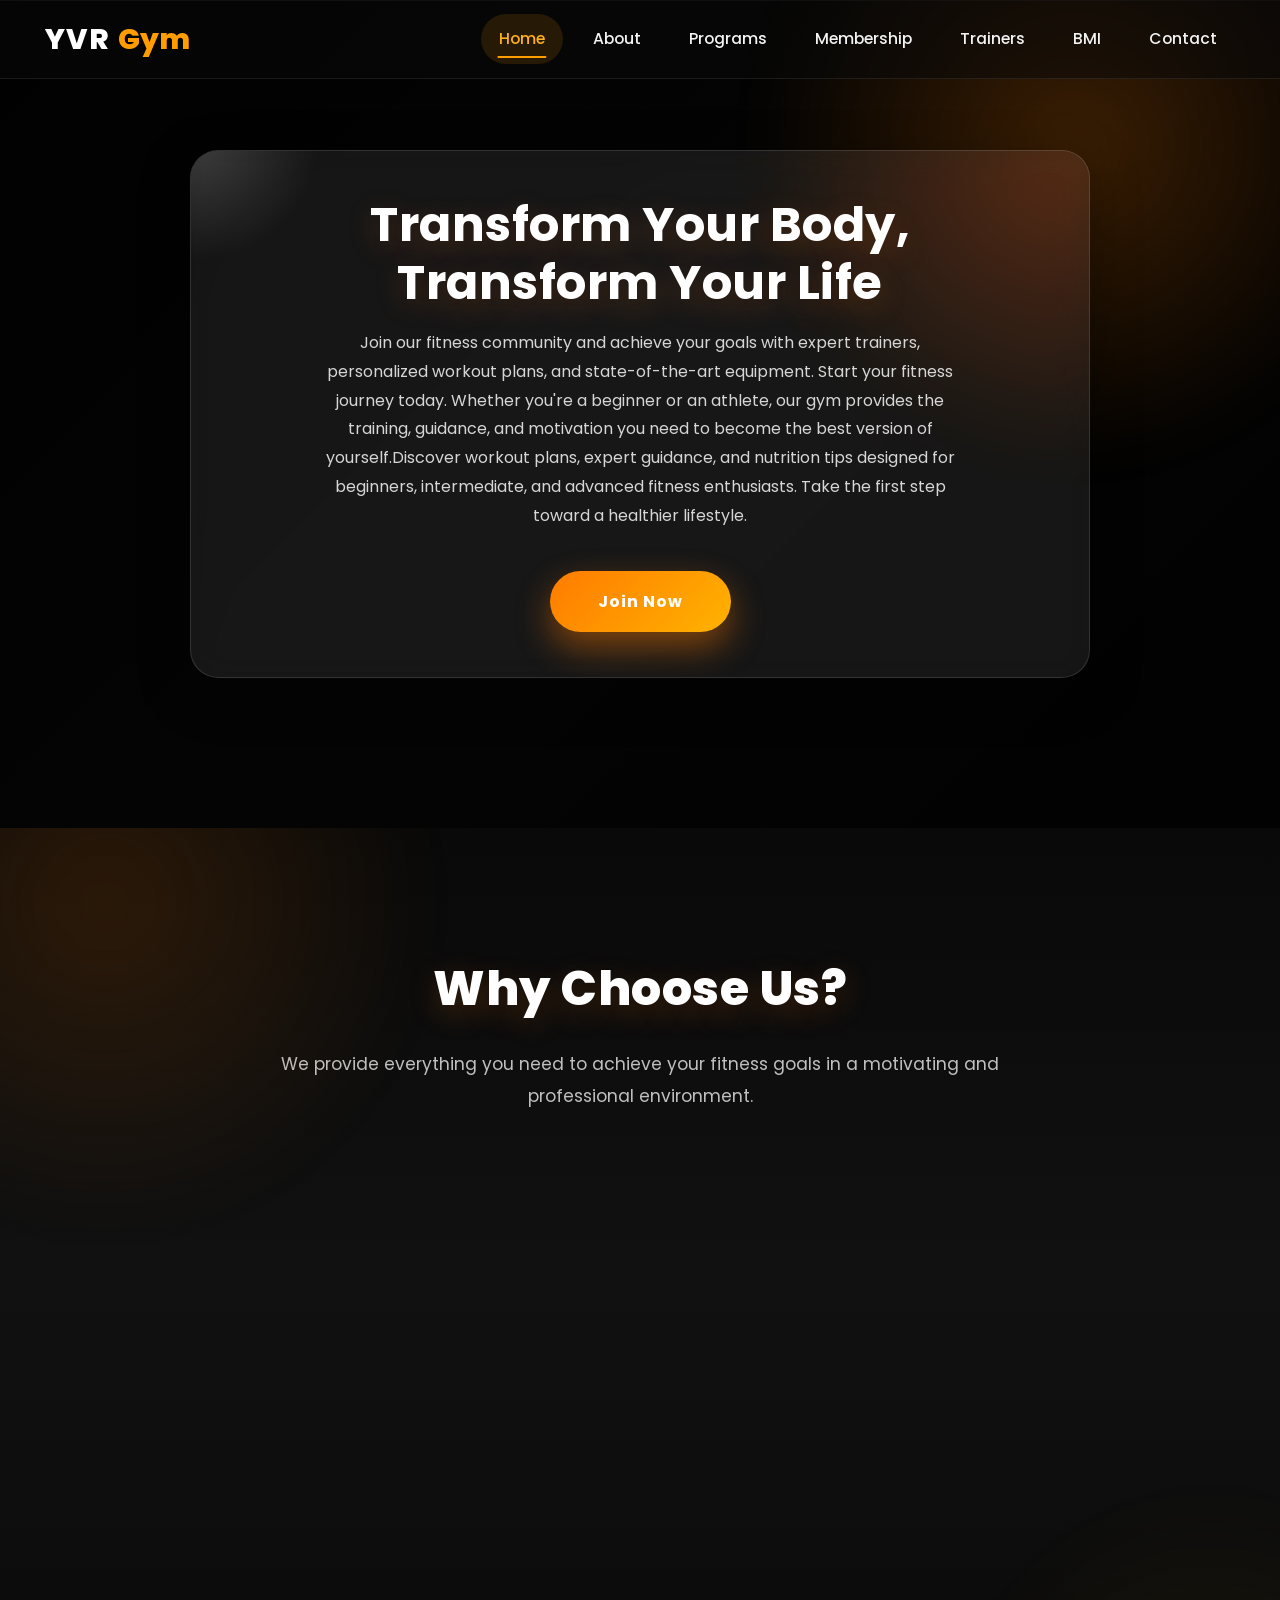
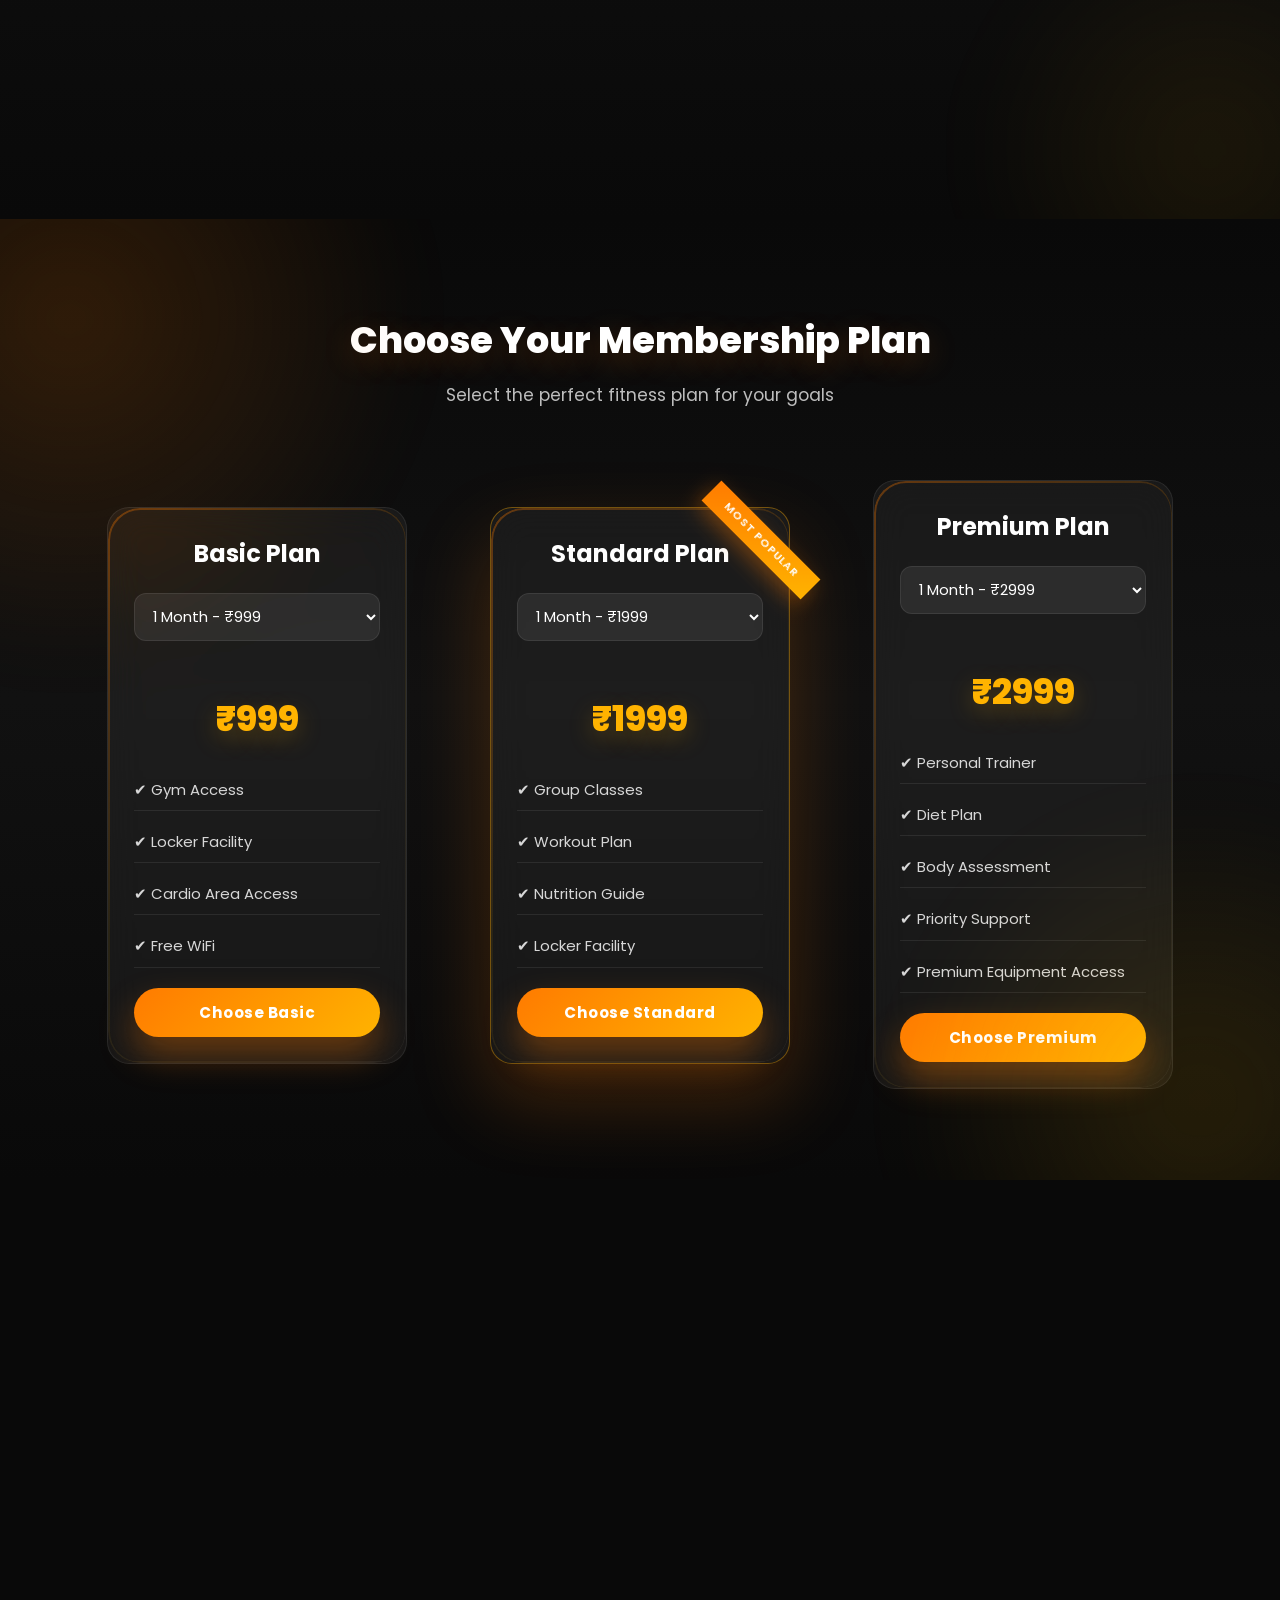
<file: index.html>
<!doctype html>
<html lang="en">
  <head>
    <meta charset="UTF-8" />
    <meta name="viewport" content="width=device-width, initial-scale=1.0" />
    <title>Home_Page</title>
    <link rel="stylesheet" href="home.css" />
    <link
      rel="stylesheet"
      href="https://cdnjs.cloudflare.com/ajax/libs/font-awesome/6.5.1/css/all.min.css"
    />
    <source />
  </head>
  <body>
    <!-- navbar-section -->
    <nav id="nav_section"></nav>
    <!-- hero section -->
    <section id="Hero_Section">
      <video autoplay muted loop playsinline>
        <source
          src="images/homeImg/Gym.mp4"
          type="video/mp4"
        />
      </video>

      <div class="hero-content">
        <h2 class="fade-up">Transform Your Body, Transform Your Life</h2>

        <p class="fade-up">
          Join our fitness community and achieve your goals with expert
          trainers, personalized workout plans, and state-of-the-art equipment.
          Start your fitness journey today. Whether you're a beginner or an
          athlete, our gym provides the training, guidance, and motivation you
          need to become the best version of yourself.Discover workout plans,
          expert guidance, and nutrition tips designed for beginners,
          intermediate, and advanced fitness enthusiasts. Take the first step
          toward a healthier lifestyle.
        </p>
        <button class="fade-up">Join Now</button>
      </div>
    </section>

    <!-- Features Section -->
    <section id="features_Section">
      <h2>Why Choose Us?</h2>
      <p>
        We provide everything you need to achieve your fitness goals in a
        motivating and professional environment.
      </p>

      <div class="cards fade-up">
        <div>
          <img
            src="images/homeImg/Modern_Equipments.jpg"
            alt="image not found"
          />
          <h3>Modern Equipment</h3>
          <p>
            Train with the latest fitness machines and high-quality equipment
            designed to maximize your performance and results.
          </p>
        </div>

        <div>
          <img
            src="images/homeImg/Expert_Trainers.jpg"
            alt="image not found"
          />
          <h3>Expert Trainers</h3>
          <p>
            Get guidance from certified fitness professionals who create
            personalized workout plans and support your progress.
          </p>
        </div>

        <div>
          <img
            src="images/homeImg/Flexible_Timing.jpg"
            alt="image not found"
          />
          <h3>Flexible Timing</h3>
          <p>
            Work out at your convenience with flexible gym hours that fit
            perfectly into your daily schedule.
          </p>
        </div>
      </div>
    </section>

    <!-- Membership section -->
    <section id="membership_section">
      <div class="membership_header">
        <h2>Choose Your Membership Plan</h2>
        <p>Select the perfect fitness plan for your goals</p>
      </div>

      <div class="membership_card">
        <!-- Basic Plan -->
        <div class="plan-card basic">
          <h3>Basic Plan</h3>

          <select class="plan-duration">
            <option value="999">1 Month - ₹999</option>
            <option value="2699">3 Months - ₹2699</option>
            <option value="4999">6 Months - ₹4999</option>
            <option value="8392">1 Year - ₹8392 (30% OFF)</option>
          </select>

          <h4 class="price">₹999</h4>

          <ul>
            <li>✔ Gym Access</li>
            <li>✔ Locker Facility</li>
            <li>✔ Cardio Area Access</li>
            <li>✔ Free WiFi</li>
          </ul>

          <button class="choose-btn">Choose Basic</button>
        </div>

        <!-- Standard Plan -->
        <div class="plan-card standard">
          <span class="badge">Most Popular</span>

          <h3>Standard Plan</h3>

          <select class="plan-duration">
            <option value="1999">1 Month - ₹1999</option>
            <option value="5399">3 Months - ₹5399</option>
            <option value="9999">6 Months - ₹9999</option>
            <option value="16792">1 Year - ₹16792 (30% OFF)</option>
          </select>

          <h4 class="price">₹1999</h4>

          <ul>
            <li>✔ Group Classes</li>
            <li>✔ Workout Plan</li>
            <li>✔ Nutrition Guide</li>
            <li>✔ Locker Facility</li>
          </ul>

          <button class="choose-btn">Choose Standard</button>
        </div>

        <!-- Premium Plan -->
        <div class="plan-card premium">
          <h3>Premium Plan</h3>

          <select class="plan-duration">
            <option value="2999">1 Month - ₹2999</option>
            <option value="8099">3 Months - ₹8099</option>
            <option value="14999">6 Months - ₹14999</option>
            <option value="25192">1 Year - ₹25192 (30% OFF)</option>
          </select>

          <h4 class="price">₹2999</h4>

          <ul>
            <li>✔ Personal Trainer</li>
            <li>✔ Diet Plan</li>
            <li>✔ Body Assessment</li>
            <li>✔ Priority Support</li>
            <li>✔ Premium Equipment Access</li>
          </ul>

          <button class="choose-btn">Choose Premium</button>
        </div>
      </div>
      <!-- Membership Popup -->

      <div id="membershipModal" class="modal">
        <div class="modal-content">
          <span class="close">&times;</span>

          <h2>Membership Registration</h2>

          <form id="membershipForm">
            <input type="text" placeholder="Full Name" required />

            <input type="email" placeholder="Email Address" required />

            <input type="tel" placeholder="Mobile Number" required />

            <input type="text" id="selectedPlan" readonly />

            <input type="text" id="selectedAmount" readonly />

            <button type="submit" id="payBtn">Proceed To Payment</button>
          </form>
        </div>
      </div>
    </section>

    <!-- Footer Section  -->
    <footer class="fade-up">
      <div>
        <h3>FitZone Gym</h3>
        <p>Helping people achieve their fitness goals.</p>
      </div>

      <div>
        <h3>Quick Links</h3>
        <ul>
          <li>Home</li>
          <li>About</li>
          <li>Workouts</li>
          <li>Contact</li>
        </ul>
      </div>

      <div>
        <h3>Contact Info</h3>
        <p>📍 Vemaplli,Andhra pradesh</p>
        <p>📞 +91 7075756279</p>
        <p>✉️ fittnessgym@gmail.com</p>
      </div>

      <div>
        <h3>Follow Us</h3>
        <p>Facebook</p>
        <p>Instagram</p>
        <p>YouTube</p>
      </div>

      <hr />

      <p>© 2026 FitZone Gym. All Rights Reserved.</p>
    </footer>

    <script src="home.js"></script>
    <script>
      // Fetch and inject the navbar
      fetch("nav.html")
        .then((response) => response.text())
        .then((data) => {
          document.getElementById("nav_section").innerHTML = data;
        });

      // Your mobile menu toggle function
      function toggleMenu() {
        const navLinks = document.getElementById("navLinks");
        // Because elements are injected dynamically, ensure the script finds them safely
        if (navLinks) {
          navLinks.classList.toggle("active");
        }
      }
    </script>
  </body>
</html>
</file>
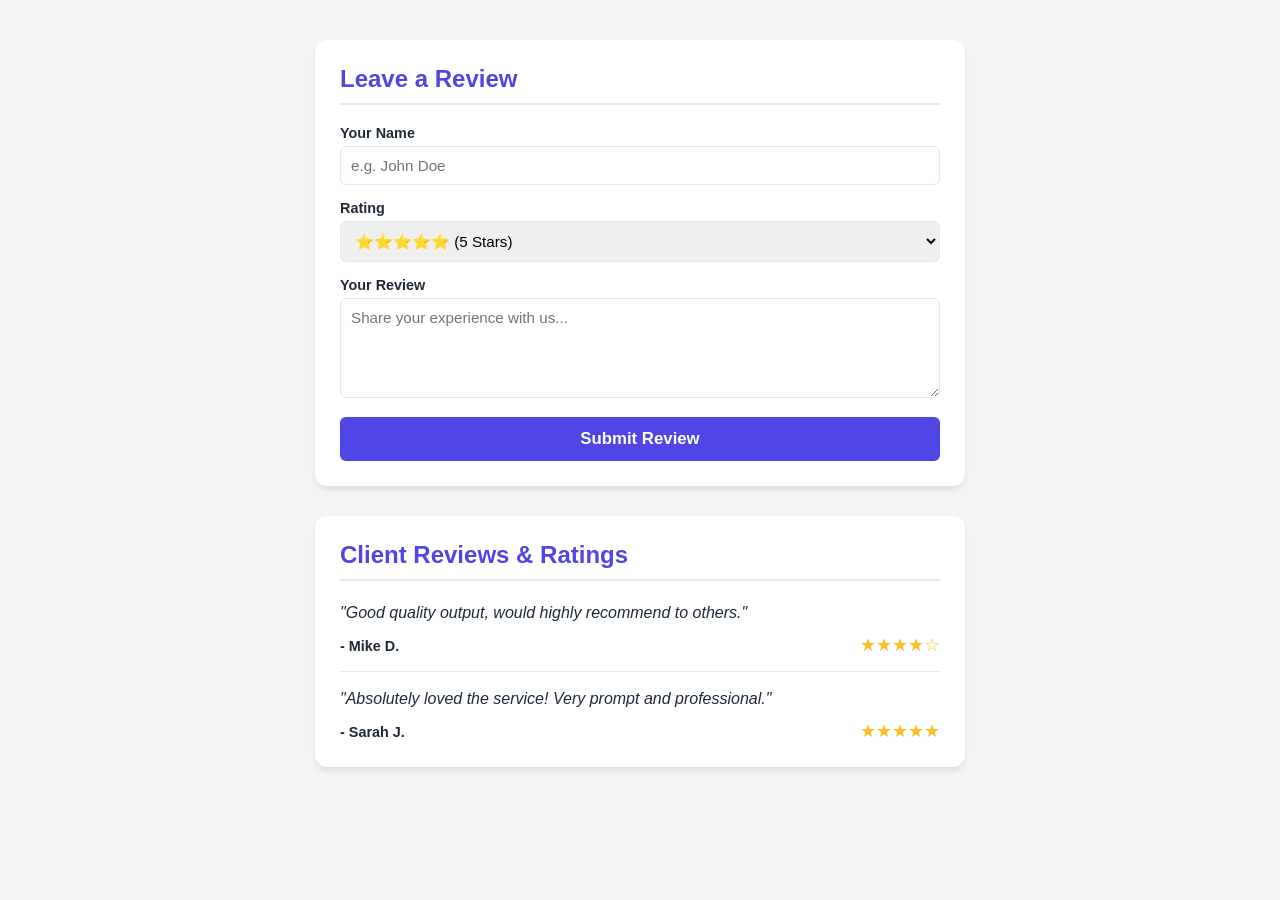
<file: termi.html>
<!doctype html>
<html lang="en">
  <head>
    <meta charset="UTF-8" />
    <meta name="viewport" content="width=device-width, initial-scale=1.0" />
    <title>Permanent Client Testimonials</title>
    <style>
      /* --- CSS STYLING --- */
      :root {
        --primary-color: #4f46e5;
        --primary-hover: #4338ca;
        --text-color: #1f2937;
        --bg-color: #f3f4f6;
        --card-bg: #ffffff;
        --star-color: #fbbf24;
        --border-color: #e5e7eb;
      }

      body {
        font-family: "Segoe UI", Tahoma, Geneva, Verdana, sans-serif;
        background-color: var(--bg-color);
        color: var(--text-color);
        margin: 0;
        padding: 40px 20px;
        display: flex;
        justify-content: center;
      }

      .container {
        width: 100%;
        max-width: 650px;
        display: flex;
        flex-direction: column;
        gap: 30px;
      }

      .form-section,
      .reviews-section {
        background-color: var(--card-bg);
        padding: 25px;
        border-radius: 12px;
        box-shadow: 0 4px 6px -1px rgba(0, 0, 0, 0.1);
      }

      h2 {
        margin-top: 0;
        color: var(--primary-color);
        font-size: 1.5rem;
        border-bottom: 2px solid var(--border-color);
        padding-bottom: 10px;
        margin-bottom: 20px;
      }

      .form-group {
        margin-bottom: 15px;
      }

      label {
        display: block;
        font-weight: 600;
        margin-bottom: 5px;
        font-size: 0.9rem;
      }

      input[type="text"],
      textarea,
      select {
        width: 100%;
        padding: 10px;
        border: 1px solid var(--border-color);
        border-radius: 6px;
        box-sizing: border-box;
        font-family: inherit;
        font-size: 0.95rem;
      }

      textarea {
        resize: vertical;
        height: 100px;
      }

      button {
        background-color: var(--primary-color);
        color: white;
        border: none;
        padding: 12px 20px;
        font-size: 1.05rem;
        font-weight: 600;
        border-radius: 6px;
        cursor: pointer;
        width: 100%;
        transition: background 0.2s;
      }

      button:hover {
        background-color: var(--primary-hover);
      }

      .client-reviews {
        display: flex;
        flex-direction: column;
        gap: 15px;
      }

      .review-card {
        border-bottom: 1px solid var(--border-color);
        padding-bottom: 15px;
        animation: fadeIn 0.5s ease-in-out;
      }

      .review-card:last-child {
        border-bottom: none;
        padding-bottom: 0;
      }

      .review-text {
        font-style: italic;
        margin: 0 0 10px 0;
        line-height: 1.5;
      }

      .card-footer {
        display: flex;
        justify-content: space-between;
        align-items: center;
      }

      .client-name {
        font-weight: 600;
        font-size: 0.9rem;
      }

      .ratings {
        color: var(--star-color);
        font-size: 1.1rem;
      }

      @keyframes fadeIn {
        from {
          opacity: 0;
          transform: translateY(10px);
        }
        to {
          opacity: 1;
          transform: translateY(0);
        }
      }
    </style>
  </head>
  <body>
    <div class="container">
      <section class="form-section">
        <h2>Leave a Review</h2>
        <form id="reviewForm">
          <div class="form-group">
            <label for="clientName">Your Name</label>
            <input
              type="text"
              id="clientName"
              placeholder="e.g. John Doe"
              required
            />
          </div>

          <div class="form-group">
            <label for="clientRating">Rating</label>
            <select id="clientRating" required>
              <option value="5">⭐⭐⭐⭐⭐ (5 Stars)</option>
              <option value="4">⭐⭐⭐⭐ (4 Stars)</option>
              <option value="3">⭐⭐⭐ (3 Stars)</option>
              <option value="2">⭐⭐ (2 Stars)</option>
              <option value="1">⭐ (1 Star)</option>
            </select>
          </div>

          <div class="form-group">
            <label for="clientText">Your Review</label>
            <textarea
              id="clientText"
              placeholder="Share your experience with us..."
              required
            ></textarea>
          </div>

          <button type="submit">Submit Review</button>
        </form>
      </section>

      <section class="reviews-section">
        <h2>Client Reviews & Ratings</h2>
        <div class="client-reviews" id="reviewsContainer"></div>
      </section>
    </div>

    <script>
      const reviewsContainer = document.getElementById("reviewsContainer");
      const reviewForm = document.getElementById("reviewForm");

      // 1. Load reviews from localStorage on page startup. If none exist, use default array.
      let savedReviews = JSON.parse(localStorage.getItem("clientReviews"));

      if (!savedReviews) {
        savedReviews = [
          {
            name: "Sarah J.",
            text: "Absolutely loved the service! Very prompt and professional.",
            rating: 5,
          },
          {
            name: "Mike D.",
            text: "Good quality output, would highly recommend to others.",
            rating: 4,
          },
        ];
        // Save initial defaults to storage
        localStorage.setItem("clientReviews", JSON.stringify(savedReviews));
      }

      // Helper function to convert numbers to stars
      function generateStars(rating) {
        return "★".repeat(rating) + "☆".repeat(5 - rating);
      }

      // Function to render a single review card to UI
      function renderReview(name, text, rating) {
        const card = document.createElement("div");
        card.classList.add("review-card");

        card.innerHTML = `
                <p class="review-text">"${text}"</p>
                <div class="card-footer">
                    <span class="client-name">- ${name}</span>
                    <div class="ratings">${generateStars(parseInt(rating))}</div>
                </div>
            `;

        // Newest reviews at the top
        reviewsContainer.prepend(card);
      }

      // 2. Loop through our saved list and render them
      function loadAllReviews() {
        reviewsContainer.innerHTML = ""; // Clear container
        savedReviews.forEach((rev) =>
          renderReview(rev.name, rev.text, rev.rating),
        );
      }

      // Load data on page launch
      loadAllReviews();

      // 3. Form Submission Event Listener
      reviewForm.addEventListener("submit", function (event) {
        event.preventDefault();

        const nameInput = document.getElementById("clientName").value;
        const ratingInput = parseInt(
          document.getElementById("clientRating").value,
        );
        const textInput = document.getElementById("clientText").value;

        // Create a new review object
        const newReview = {
          name: nameInput,
          text: textInput,
          rating: ratingInput,
        };

        // Push new review to our working array
        savedReviews.push(newReview);

        // SAVE UPDATE TO LOCALSTORAGE (Turn array into a string)
        localStorage.setItem("clientReviews", JSON.stringify(savedReviews));

        // Instantly render the new review
        renderReview(nameInput, textInput, ratingInput);

        // Reset form
        reviewForm.reset();
      });
    </script>
  </body>
</html>
</file>
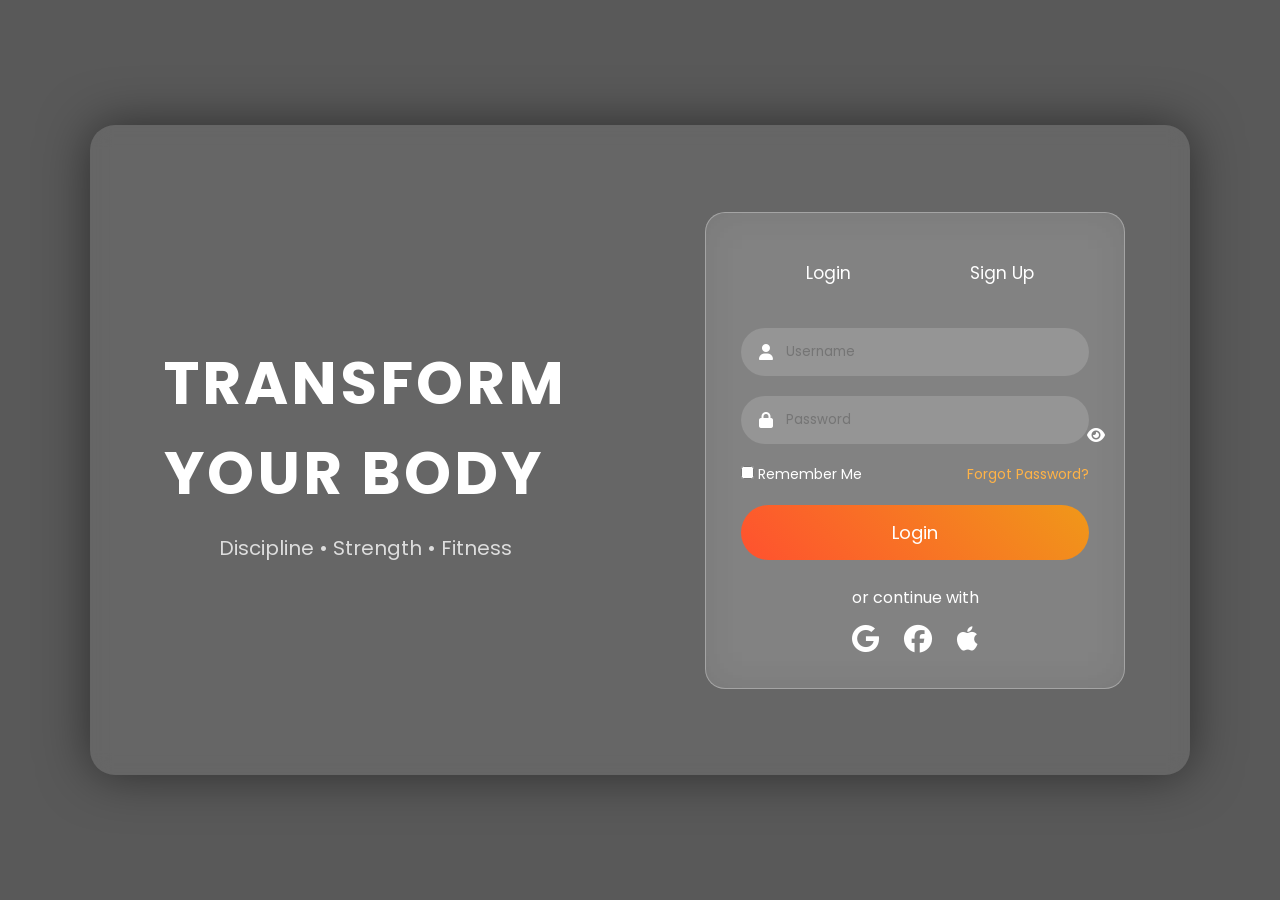
<file: login_page/login.html>
<!DOCTYPE html>
<html lang="en">
<head>

<meta charset="UTF-8">
<meta name="viewport" content="width=device-width, initial-scale=1.0">

<title>Gym Login</title>

<link rel="stylesheet" href="login.css">

<link
href="https://cdnjs.cloudflare.com/ajax/libs/font-awesome/6.5.2/css/all.min.css"
rel="stylesheet">

<link href="https://fonts.googleapis.com/css2?family=Poppins:wght@300;400;600;700&display=swap" rel="stylesheet">

</head>

<body>

<div class="overlay">

<div class="container">

<div class="left">

<h1>TRANSFORM<br>YOUR BODY</h1>

<p>Discipline • Strength • Fitness</p>

</div>

<div class="right">

<div class="card">

<div class="buttons">

<button id="loginBtn" class="active">Login</button>

<button id="signupBtn">Sign Up</button>

</div>

<form id="loginForm">

<div class="inputBox">
<i class="fa fa-user"></i>
<input type="text" placeholder="Username">
</div>

<div class="inputBox">
<i class="fa fa-lock"></i>
<input type="password" id="loginPassword" placeholder="Password">
<span class="eye" onclick="toggleLogin()">
<i class="fa fa-eye"></i>
</span>
</div>

<div class="options">

<label>
<input type="checkbox">
Remember Me
</label>

<a href="#">Forgot Password?</a>

</div>

<button class="mainBtn">
Login
</button>

<div class="social">

<p>or continue with</p>

<div class="icons">

<i class="fab fa-google"></i>
<i class="fab fa-facebook"></i>
<i class="fab fa-apple"></i>

</div>

</div>

</form>

<form id="signupForm">

<div class="inputBox">
<i class="fa fa-user"></i>
<input type="text" placeholder="Full Name">
</div>

<div class="inputBox">
<i class="fa fa-envelope"></i>
<input type="email" placeholder="Email">
</div>

<div class="inputBox">
<i class="fa fa-user"></i>
<input type="text" placeholder="Username">
</div>

<div class="inputBox">
<i class="fa fa-lock"></i>
<input type="password" id="signupPassword" placeholder="Password">
<span class="eye" onclick="toggleSignup()">
<i class="fa fa-eye"></i>
</span>
</div>

<button class="mainBtn">
Create Account
</button>

</form>

</div>

</div>

</div>

</div>

<script src="login.js"></script>

</body>
</html>
</file>
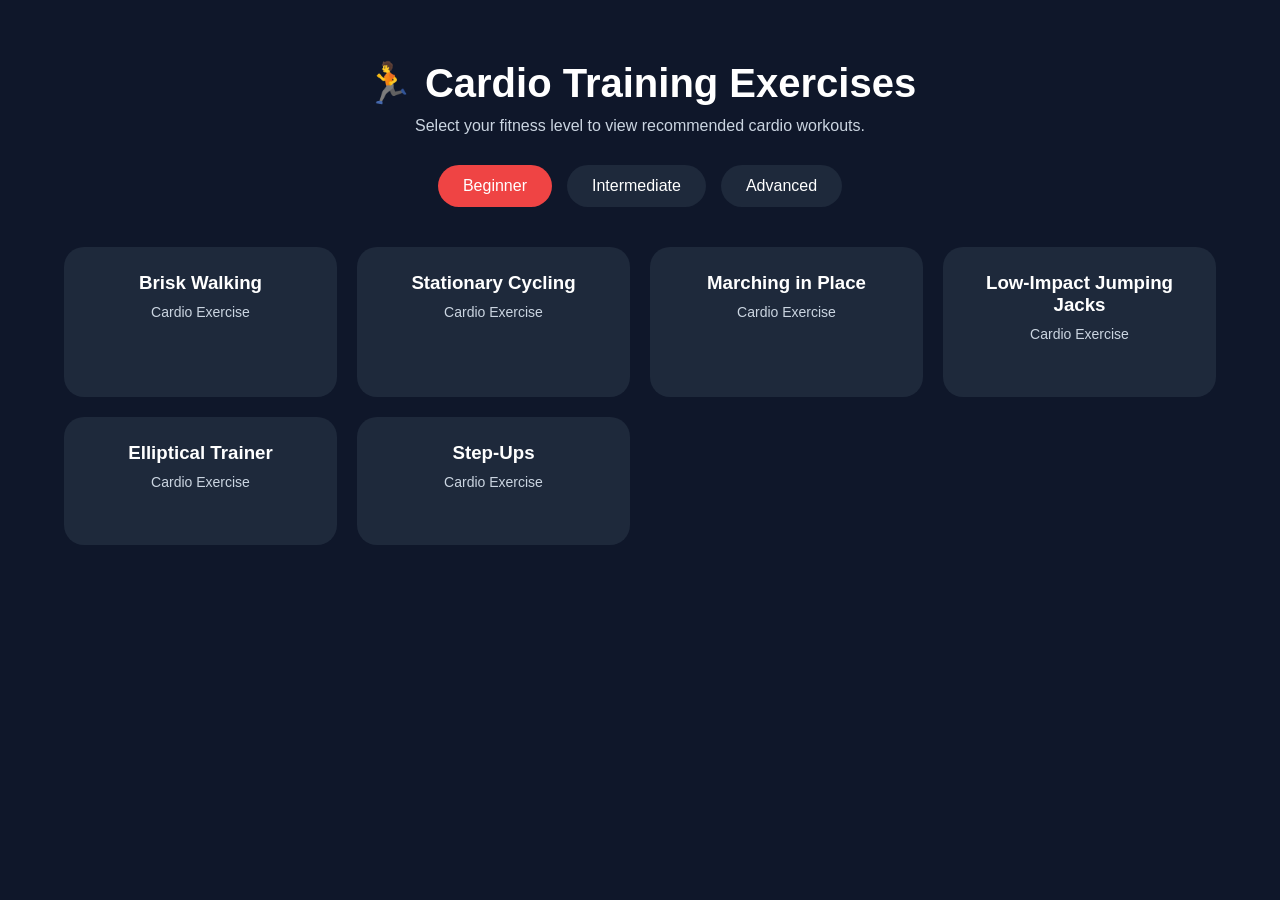
<file: Programs/cardio_training/cardio.html>
<!doctype html>
<html lang="en">
  <head>
    <meta charset="UTF-8" />
    <meta name="viewport" content="width=device-width, initial-scale=1.0" />
    <title>Cardio Training</title>
    <link rel="stylesheet" href="cardio.css" />
  </head>
  <body>
    <section class="cardio-section">
      <h2>🏃 Cardio Training Exercises</h2>
      <p>Select your fitness level to view recommended cardio workouts.</p>

      <div class="level-buttons">
        <button class="level-btn active" data-level="beginner">Beginner</button>
        <button class="level-btn" data-level="intermediate">
          Intermediate
        </button>
        <button class="level-btn" data-level="advanced">Advanced</button>
      </div>

      <div id="exerciseContainer" class="exercise-grid"></div>
    </section>

    <script src="cardio.js"></script>
  </body>
</html>
</file>
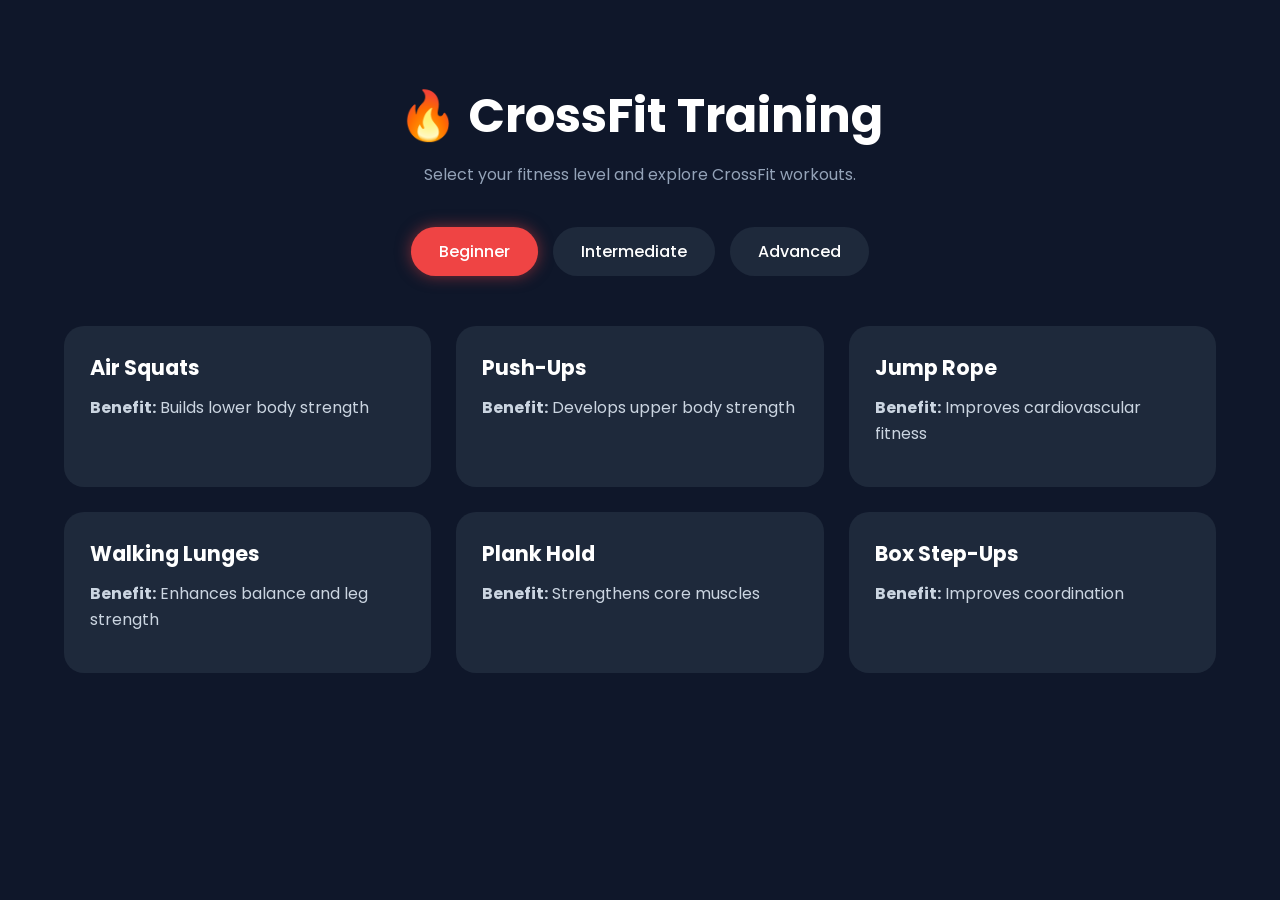
<file: Programs/crossfit/crossfit.html>
<!DOCTYPE html>
<html lang="en">
<head>
    <meta charset="UTF-8">
    <meta name="viewport" content="width=device-width, initial-scale=1.0">
    <title>Document</title>
    <link rel="stylesheet" href="crossfit.css">
</head>
<body>
    <section class="crossfit-section">

    <h2>🔥 CrossFit Training</h2>
    <p>Select your fitness level and explore CrossFit workouts.</p>

    <div class="level-buttons">
        <button class="level-btn active" data-level="beginner">Beginner</button>
        <button class="level-btn" data-level="intermediate">Intermediate</button>
        <button class="level-btn" data-level="advanced">Advanced</button>
    </div>

    <div id="exerciseContainer" class="exercise-grid"></div>
</section>
<script src="crossfit.js"></script>
</body>
</html>
</file>
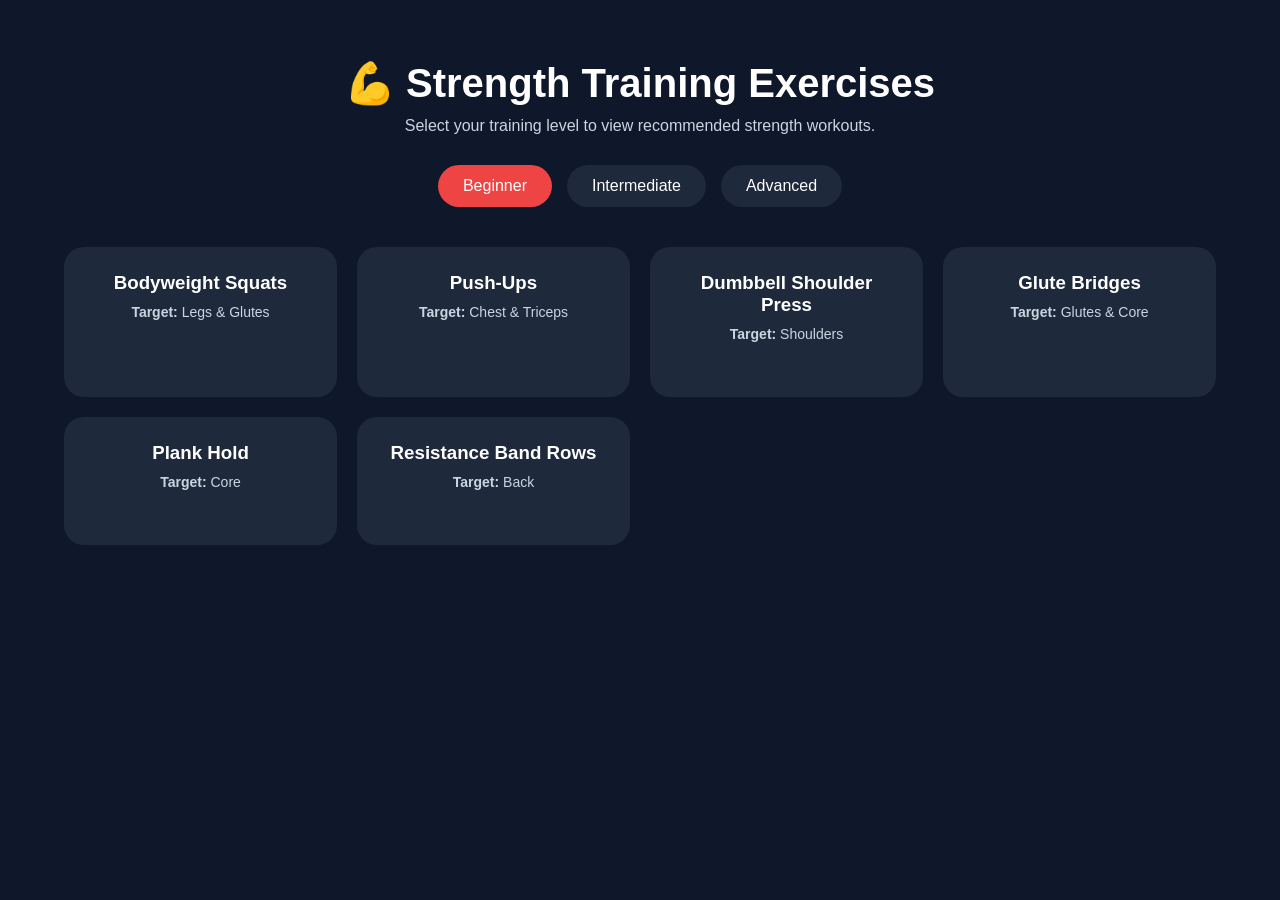
<file: Programs/strength_training/strength.html>
<!doctype html>
<html lang="en">
  <head>
    <meta charset="UTF-8" />
    <meta name="viewport" content="width=device-width, initial-scale=1.0" />
    <title>Document</title>
    <link rel="stylesheet" href="strength.css" />
  </head>
  <body>
    <section class="strength-section">
      <h2>💪 Strength Training Exercises</h2>
      <p>Select your training level to view recommended strength workouts.</p>

      <div class="level-buttons">
        <button class="level-btn active" data-level="beginner">Beginner</button>
        <button class="level-btn" data-level="intermediate">
          Intermediate
        </button>
        <button class="level-btn" data-level="advanced">Advanced</button>
      </div>

      <div id="exerciseContainer" class="exercise-grid"></div>
    </section>
    <script src="strength.js"></script>
  </body>
</html>
</file>
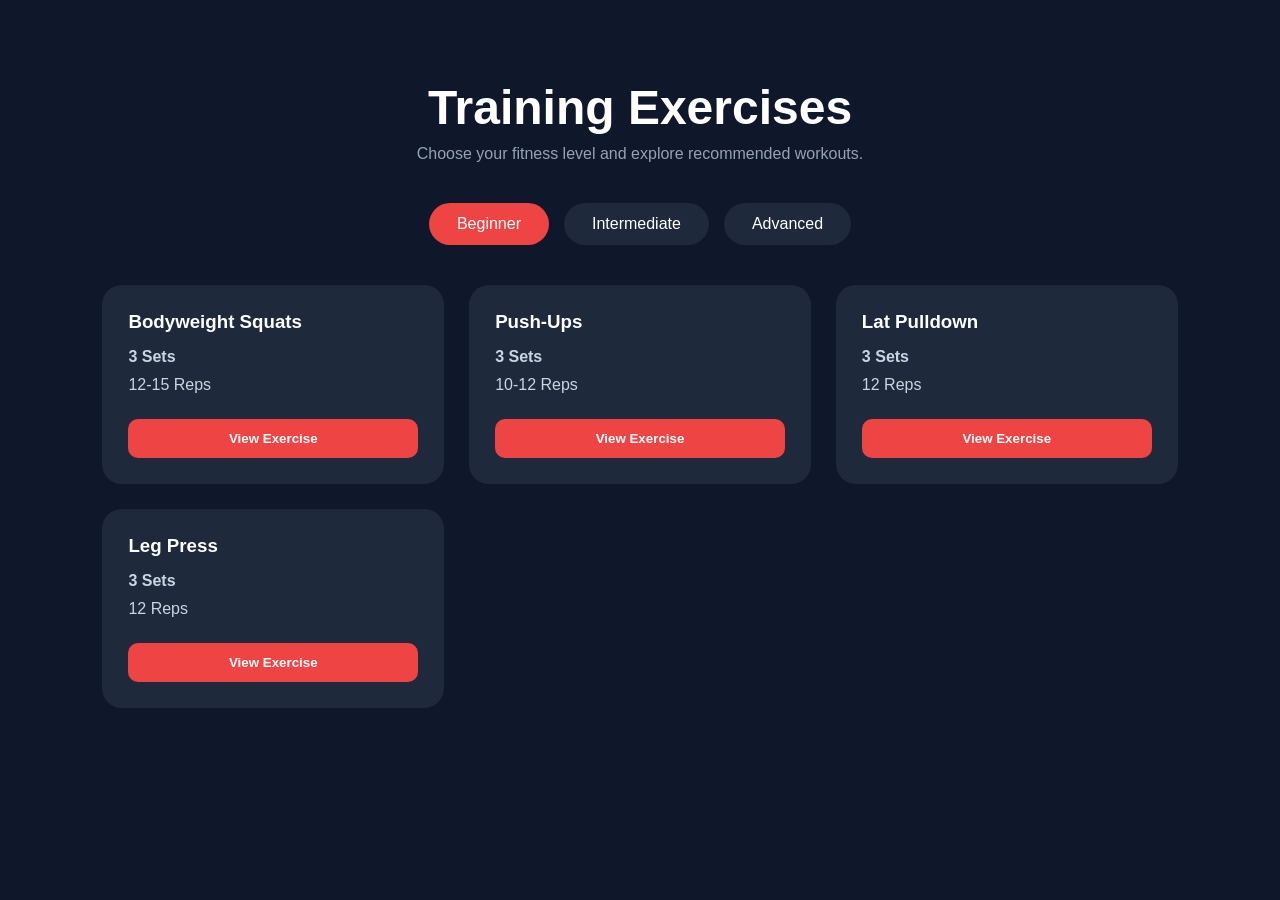
<file: Programs/weight_training/weight.html>
<!doctype html>
<html lang="en">
  <head>
    <meta charset="UTF-8" />
    <meta name="viewport" content="width=device-width, initial-scale=1.0" />
    <title>Document</title>
    <link rel="stylesheet" href="weight.css" />
  </head>
  <body>
    <section class="exercise-section">
      <div class="section-title">
        <h2>Training Exercises</h2>
        <p>Choose your fitness level and explore recommended workouts.</p>
      </div>

      <div class="tabs">
        <button class="tab-btn active" data-tab="beginner">Beginner</button>

        <button class="tab-btn" data-tab="intermediate">Intermediate</button>

        <button class="tab-btn" data-tab="advanced">Advanced</button>
      </div>

      <div class="exercise-container" id="exerciseContainer"></div>
    </section>
    <script src="weight.js"></script>
  </body>
</html>
</file>
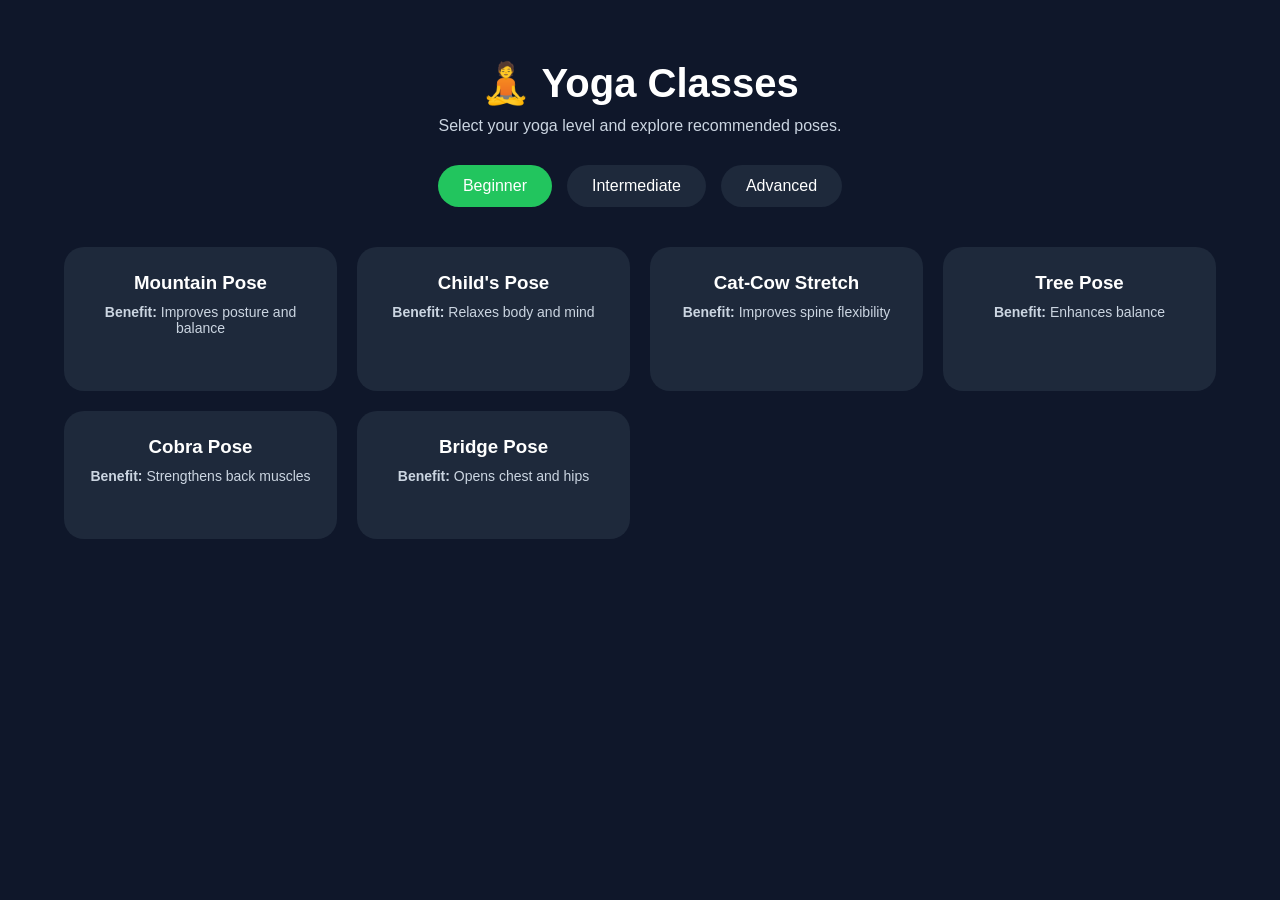
<file: Programs/yoga/yoga.html>
<!DOCTYPE html>
<html lang="en">
<head>
    <meta charset="UTF-8">
    <meta name="viewport" content="width=device-width, initial-scale=1.0">
    <title>Document</title>
    <link rel="stylesheet" href="yoga.css">
</head>
<body>
    <section class="yoga-section">

    <h2>🧘 Yoga Classes</h2>
    <p>Select your yoga level and explore recommended poses.</p>

    <div class="level-buttons">
        <button class="level-btn active" data-level="beginner">Beginner</button>
        <button class="level-btn" data-level="intermediate">Intermediate</button>
        <button class="level-btn" data-level="advanced">Advanced</button>
    </div>

    <div id="exerciseContainer" class="exercise-grid"></div>

</section>
<script src="yoga.js"></script>
</body>
</html>
</file>
<file: home.css>
/*==================================================
          GOOGLE FONT
==================================================*/
@import url("https://fonts.googleapis.com/css2?family=Poppins:wght@300;400;500;600;700;800&display=swap");

/*==================================================
          RESET
==================================================*/
*,
*::before,
*::after {
  margin: 0;
  padding: 0;
  box-sizing: border-box;
}

html {
  scroll-behavior: smooth;
}

body {
  font-family: "Poppins", sans-serif;
  background: #090909;
  color: #fff;
  overflow-x: hidden;
  line-height: 1.7;
  -webkit-font-smoothing: antialiased;
}

img {
  max-width: 100%;
  display: block;
}

button {
  font-family: inherit;
  cursor: pointer;
}

a {
  text-decoration: none;
  color: inherit;
}

ul {
  list-style: none;
}

/*==================================================
          ROOT VARIABLES
==================================================*/

:root {
  --primary: #ff7b00;
  --secondary: #ffb300;

  --bg: #090909;
  --bg2: #101010;
  --card: #181818;

  --white: #ffffff;
  --text: #d6d6d6;

  --glass: rgba(255, 255, 255, 0.08);
  --glassBorder: rgba(255, 255, 255, 0.12);

  --shadow: 0 15px 50px rgba(0, 0, 0, 0.35);

  --radius: 24px;

  --transition: 0.45s cubic-bezier(0.22, 0.61, 0.36, 1);
}

/*==================================================
          SCROLLBAR
==================================================*/

::-webkit-scrollbar {
  width: 11px;
}

::-webkit-scrollbar-track {
  background: #111;
}

::-webkit-scrollbar-thumb {
  background: linear-gradient(180deg, var(--primary), var(--secondary));

  border-radius: 50px;
}

::-webkit-scrollbar-thumb:hover {
  background: linear-gradient(180deg, #ff9500, #ffc400);
}

/*==================================================
          TEXT SELECTION
==================================================*/

::selection {
  background: var(--primary);
  color: white;
}

/*==================================================
          SECTION SPACING
==================================================*/

section {
  padding: 110px 8%;
  position: relative;
}

/*==================================================
          FADE UP ANIMATION
==================================================*/

.fade-up {
  opacity: 0;
  transform: translateY(70px);
  transition: 1.1s ease;
}

.fade-up.show {
  opacity: 1;
  transform: translateY(0);
}

/*==================================================
          HERO SECTION
==================================================*/

#Hero_Section {
  position: relative;

  width: 100%;
  min-height: 92vh;
  padding: 80px 8%;
  display: flex;
  justify-content: center;
  align-items: center;

  overflow: hidden;

  isolation: isolate;
}

/*=========================
VIDEO
==========================*/

#Hero_Section video {
  position: absolute;

  inset: 0;

  width: 100%;
  height: 100%;

  object-fit: cover;

  z-index: -4;
  transform: scale(1.02);

  object-position: center;

  /* transform: scale(1.08); */
}

/*=========================
DARK OVERLAY
==========================*/

#Hero_Section::before {
  content: "";

  position: absolute;
  inset: 0;

  background: linear-gradient(
    135deg,
    rgba(0, 0, 0, 0.88),
    rgba(0, 0, 0, 0.55),
    rgba(0, 0, 0, 0.82)
  );

  z-index: -3;
}

/*=========================
ORANGE GLOW
==========================*/

#Hero_Section::after {
  content: "";

  position: absolute;

  width: 650px;
  height: 650px;

  background: radial-gradient(circle, rgba(255, 123, 0, 0.22), transparent 70%);

  top: -180px;
  right: -120px;

  filter: blur(25px);

  animation: glowMove 8s ease-in-out infinite;

  z-index: -2;
}

@keyframes glowMove {
  50% {
    transform: translateY(40px) scale(1.08);
  }
}

/*==================================================
          HERO CONTENT
==================================================*/

.hero-content {
  /* max-width: 900px; */

  max-width: 760px;
  padding: 45px 40px;
  border-radius: 28px;

  text-align: center;

  backdrop-filter: blur(18px);

  background: var(--glass);

  border: 1px solid var(--glassBorder);

  /* border-radius: 35px; */

  /* padding: 65px; */

  box-shadow: var(--shadow);

  position: relative;

  overflow: hidden;
}

/*=========================
TOP LIGHT EFFECT
==========================*/

.hero-content::before {
  content: "";

  position: absolute;

  width: 250px;
  height: 250px;

  background: radial-gradient(
    circle,
    rgba(255, 255, 255, 0.18),
    transparent 70%
  );

  top: -140px;
  left: -120px;
}

/*==================================================
          HEADING
==================================================*/

.hero-content h2 {
  font-size: 3rem;

  line-height: 1.2;

  margin-bottom: 18px;

  font-weight: 700;
  /* font-size: 4rem; */

  /* font-weight: 800; */

  /* line-height: 1.15; */

  /* margin-bottom: 28px; */

  letter-spacing: 0.5px;

  color: #fff;

  text-shadow: 0 5px 25px rgba(255, 123, 0, 0.4);

  animation: titleFloat 4s ease-in-out infinite;
}

@keyframes titleFloat {
  50% {
    transform: translateY(-6px);
  }
}

/*==================================================
          PARAGRAPH
==================================================*/

.hero-content p {
  font-size: 1rem;

  line-height: 1.8;

  max-width: 650px;

  margin: 0 auto 30px;

  color: #d7d7d7;
  color: var(--text);

  /* font-size: 1.15rem; */

  /* max-width: 760px; */

  /* margin: auto; */

  margin-bottom: 40px;
}

/*==================================================
          BUTTON
==================================================*/

.hero-content button {
  position: relative;

  padding: 18px 48px;

  border: none;

  border-radius: 50px;

  background: linear-gradient(135deg, var(--primary), var(--secondary));

  color: white;

  font-size: 1rem;

  font-weight: 700;

  letter-spacing: 1px;

  overflow: hidden;

  transition: var(--transition);

  box-shadow: 0 15px 35px rgba(255, 123, 0, 0.45);
}

.hero-content button::before {
  content: "";

  position: absolute;

  top: 0;
  left: -120%;

  width: 60%;
  height: 100%;

  background: rgba(255, 255, 255, 0.28);

  transform: skewX(-25deg);

  transition: 0.7s;
}

.hero-content button:hover::before {
  left: 150%;
}

.hero-content button:hover {
  transform: translateY(-6px) scale(1.04);

  box-shadow: 0 20px 50px rgba(255, 123, 0, 0.55);
}

/*==================================================
          FLOATING PARTICLES
==================================================*/

#Hero_Section span {
  position: absolute;

  border-radius: 50%;

  background: rgba(255, 123, 0, 0.25);

  filter: blur(2px);

  animation: floating 10s linear infinite;
}

@keyframes floating {
  from {
    transform: translateY(120vh) scale(0.4);
  }

  to {
    transform: translateY(-120vh) scale(1);
  }
}

/*==================================================
          RESPONSIVE
==================================================*/

@media (max-width: 992px) {
  .hero-content {
    padding: 50px 35px;
  }

  .hero-content h2 {
    font-size: 3rem;
  }

  .hero-content p {
    font-size: 1.05rem;
  }
}

@media (max-width: 768px) {
  section {
    padding: 80px 25px;
  }

  .hero-content {
    padding: 40px 25px;

    border-radius: 25px;
  }

  .hero-content h2 {
    font-size: 2.35rem;
  }

  .hero-content p {
    font-size: 1rem;
  }

  .hero-content button {
    padding: 16px 35px;

    font-size: 0.95rem;
  }
}

@media (max-width: 480px) {
  .hero-content h2 {
    font-size: 2rem;
  }

  .hero-content {
    padding: 30px 20px;
  }

  .hero-content p {
    font-size: 0.95rem;
  }
}
/*==================================================
                FEATURES SECTION
==================================================*/

#features_Section {
  position: relative;

  padding: 120px 8%;

  background: linear-gradient(180deg, #090909 0%, #111111 45%, #090909 100%);

  overflow: hidden;
}

/*==============================
BACKGROUND GLOW
==============================*/

#features_Section::before {
  content: "";

  position: absolute;

  width: 650px;
  height: 650px;

  top: -250px;
  left: -220px;

  background: radial-gradient(circle, rgba(255, 123, 0, 0.14), transparent 72%);

  filter: blur(25px);

  pointer-events: none;
}

#features_Section::after {
  content: "";

  position: absolute;

  width: 500px;
  height: 500px;

  right: -180px;
  bottom: -180px;

  background: radial-gradient(circle, rgba(255, 180, 0, 0.08), transparent 70%);

  filter: blur(35px);

  pointer-events: none;
}

/*==============================
HEADING
==============================*/

#features_Section h2 {
  font-size: 3rem;

  text-align: center;

  font-weight: 800;

  margin-bottom: 18px;

  color: #ffffff;

  letter-spacing: 0.5px;

  text-shadow: 0 10px 30px rgba(255, 123, 0, 0.25);
}

#features_Section > p {
  max-width: 760px;

  margin: auto;

  text-align: center;

  color: #bfbfbf;

  font-size: 1.08rem;

  line-height: 1.9;

  margin-bottom: 70px;
}

/*==============================
CARD CONTAINER
==============================*/

.cards {
  display: grid;

  grid-template-columns: repeat(auto-fit, minmax(320px, 1fr));

  gap: 40px;

  align-items: stretch;
}

/*==============================
CARD
==============================*/

.cards div {
  position: relative;

  overflow: hidden;

  border-radius: 30px;

  padding: 28px;

  background: rgba(255, 255, 255, 0.05);

  backdrop-filter: blur(20px);

  border: 1px solid rgba(255, 255, 255, 0.08);

  transition: 0.55s cubic-bezier(0.22, 0.61, 0.36, 1);

  box-shadow: 0 15px 45px rgba(0, 0, 0, 0.3);

  isolation: isolate;
}

/*==============================
TOP GLOW
==============================*/

.cards div::before {
  content: "";

  position: absolute;

  width: 240px;
  height: 240px;

  top: -120px;
  right: -90px;

  border-radius: 50%;

  background: radial-gradient(circle, rgba(255, 123, 0, 0.28), transparent 72%);

  opacity: 0;

  transition: 0.6s;
}

/*==============================
GRADIENT BORDER
==============================*/

.cards div::after {
  content: "";

  position: absolute;

  inset: 0;

  border-radius: 30px;

  padding: 1.5px;

  background: linear-gradient(
    135deg,
    rgba(255, 123, 0, 0.75),
    rgba(255, 180, 0, 0.05),
    rgba(255, 255, 255, 0.1)
  );

  -webkit-mask:
    linear-gradient(#fff 0 0) content-box,
    linear-gradient(#fff 0 0);

  -webkit-mask-composite: xor;

  mask-composite: exclude;

  pointer-events: none;

  opacity: 0.45;
}

/*==============================
IMAGE
==============================*/

.cards img {
  width: 100%;

  height: 240px;

  object-fit: cover;

  border-radius: 22px;

  transition: 0.7s;

  box-shadow: 0 10px 30px rgba(0, 0, 0, 0.35);
}

/*==============================
TITLE
==============================*/

.cards h3 {
  margin-top: 28px;

  margin-bottom: 16px;

  font-size: 1.45rem;

  font-weight: 700;

  color: #ffffff;

  transition: 0.4s;
}

/*==============================
TEXT
==============================*/

.cards p {
  color: #bcbcbc;

  font-size: 0.97rem;

  line-height: 1.9;

  text-align: left;
}

/*==============================
HOVER
==============================*/

.cards div:hover {
  transform: translateY(-18px);

  box-shadow: 0 30px 60px rgba(0, 0, 0, 0.4);

  border-color: rgba(255, 123, 0, 0.25);
}

.cards div:hover::before {
  opacity: 1;
}

.cards div:hover img {
  transform: scale(1.08);
}

.cards div:hover h3 {
  color: #ffb300;
}

/*==============================
IMAGE WRAPPER EFFECT
==============================*/

.cards div {
  cursor: pointer;
}

.cards div img {
  overflow: hidden;
}

/*==============================
SMALL GLOW BAR
==============================*/

.cards h3::after {
  content: "";

  display: block;

  width: 55px;

  height: 4px;

  margin-top: 12px;

  border-radius: 50px;

  background: linear-gradient(90deg, #ff7b00, #ffb300);

  transition: 0.4s;
}

.cards div:hover h3::after {
  width: 90px;
}

/*==============================
ACTIVE SHADOW
==============================*/

.cards div:hover {
  background: rgba(255, 255, 255, 0.07);
}

/*==============================
FLOATING ANIMATION
==============================*/

.cards div {
  animation: featureFloat 6s ease-in-out infinite;
}

.cards div:nth-child(2) {
  animation-delay: 0.8s;
}

.cards div:nth-child(3) {
  animation-delay: 1.6s;
}

@keyframes featureFloat {
  50% {
    transform: translateY(-6px);
  }
}

/*==============================
RESPONSIVE
==============================*/

@media (max-width: 992px) {
  #features_Section {
    padding: 100px 6%;
  }

  .cards {
    gap: 30px;
  }

  .cards img {
    height: 220px;
  }
}

@media (max-width: 768px) {
  #features_Section {
    padding: 80px 25px;
  }

  #features_Section h2 {
    font-size: 2.3rem;
  }

  #features_Section > p {
    font-size: 1rem;

    margin-bottom: 50px;
  }

  .cards {
    grid-template-columns: 1fr;
  }

  .cards div {
    padding: 22px;
  }

  .cards img {
    height: 210px;
  }

  .cards h3 {
    font-size: 1.3rem;
  }
}

@media (max-width: 480px) {
  #features_Section h2 {
    font-size: 2rem;
  }

  .cards img {
    height: 190px;
  }

  .cards div {
    border-radius: 22px;
  }
}
/*==================================================
            MEMBERSHIP SECTION
==================================================*/

#membership_section {
  position: relative;

  padding: 90px 6%;

  background: linear-gradient(180deg, #090909, #111111, #090909);

  overflow: hidden;
}

/*=========================
BACKGROUND GLOW
=========================*/

#membership_section::before {
  content: "";

  position: absolute;

  width: 700px;
  height: 700px;

  left: -280px;
  top: -250px;

  background: radial-gradient(circle, rgba(255, 123, 0, 0.16), transparent 72%);

  filter: blur(30px);

  pointer-events: none;
}

#membership_section::after {
  content: "";

  position: absolute;

  width: 600px;
  height: 600px;

  right: -220px;
  bottom: -220px;

  background: radial-gradient(circle, rgba(255, 185, 0, 0.12), transparent 72%);

  filter: blur(35px);

  pointer-events: none;
}

/*==================================================
            HEADER
==================================================*/

.membership_header {
  text-align: center;

  margin-bottom: 70px;
}

.membership_header h2 {
  font-size: 2.3rem;

  font-weight: 800;

  color: #fff;

  margin-bottom: 10px;

  text-shadow: 0 12px 35px rgba(255, 123, 0, 0.25);
}

.membership_header p {
  color: #bdbdbd;

  font-size: 1.08rem;
}

/*==================================================
            CARD WRAPPER
==================================================*/

.membership_card {
  display: grid;

  grid-template-columns: repeat(auto-fit, minmax(320px, 1fr));

  gap: 24px;
  
  justify-content: center;
  align-items:flex-start;
}

/*==================================================
            CARD
==================================================*/

.plan-card {
  width: 300px;

  min-height: 520px;

  padding: 26px;

  border-radius: 22px;

  margin: auto;

  background: rgba(255, 255, 255, 0.05);

  backdrop-filter: blur(15px);

  border: 1px solid rgba(255, 255, 255, 0.08);

  transition: 0.4s;
}

/*=========================
LIGHT EFFECT
=========================*/

.plan-card::before {
  content: "";

  position: absolute;

  width: 260px;
  height: 200px;

  top: -120px;
  right: -120px;

  border-radius: 50%;

  background: radial-gradient(circle, rgba(255, 123, 0, 0.28), transparent 72%);

  opacity: 0;

  transition: 0.6s;
}

/*=========================
GRADIENT BORDER
=========================*/

.plan-card::after {
  content: "";

  position: absolute;

  inset: 0;

  border-radius: 32px;

  padding: 1.5px;

  background: linear-gradient(
    135deg,
    rgba(255, 123, 0, 0.75),
    rgba(255, 190, 0, 0.18),
    rgba(255, 255, 255, 0.12)
  );

  -webkit-mask:
    linear-gradient(#fff 0 0) content-box,
    linear-gradient(#fff 0 0);

  -webkit-mask-composite: xor;

  mask-composite: exclude;

  opacity: 0.45;

  pointer-events: none;
}

/*==================================================
            POPULAR CARD
==================================================*/

.standard {
  transform: scale(1.06);

  border-color: rgba(255, 170, 0, 0.4);

  box-shadow: 0 35px 80px rgba(255, 123, 0, 0.22);
}

/*==================================================
            TITLE
==================================================*/

.plan-card h3 {
  text-align: center;

  font-size: 1.5rem;

  color: #fff;

  margin-bottom: 18px;

  font-weight: 700;
}

/*==================================================
            BADGE
==================================================*/

.badge{

    position:absolute;

    top:18px;

    right:-42px;

    width:140px;

    height:28px;

    display:flex;

    justify-content:center;

    align-items:center;

    background:linear-gradient(
        135deg,
        #ff7b00,
        #ffb300
    );

    color:#fff;

    font-size:.68rem;

    font-weight:600;

    letter-spacing:.8px;

    text-transform:uppercase;

    transform:rotate(45deg);

    box-shadow:
        0 8px 20px rgba(255,123,0,.35);

    z-index:10;
}
/*==================================================
            SELECT
==================================================*/

.plan-duration {
  width: 100%;

  padding: 12px 14px;

  border-radius: 12px;

  background: rgba(255, 255, 255, 0.08);

  color: #fff;

  border: 1px solid rgba(255, 255, 255, 0.08);

  outline: none;

  font-size: .92rem;

  margin-bottom: 30px;

  transition: 0.35s;
}

.plan-duration option {
  color: #000;
}

.plan-duration:focus {
  border-color: #ff7b00;

  box-shadow: 0 0 20px rgba(255, 123, 0, 0.35);
}

/*==================================================
            PRICE
==================================================*/

.price {
  text-align: center;

  font-size: 2.2rem;

  font-weight: 800;

  color: #ffb300;

  margin: 18px 0;

  text-shadow: 0 8px 25px rgba(255, 179, 0, 0.25);
}

/*==================================================
            LIST
==================================================*/

.plan-card ul {
  margin: 20px 0;

  display: flex;

  flex-direction: column;

  gap: 10px;
}

.plan-card li {
  color: #d7d7d7;

  padding: 8px 0;

  font-size: .93rem;

  border-bottom: 1px solid rgba(255, 255, 255, 0.08);

  transition: 0.35s;
}

.plan-card li:hover {
  color: #fff;

  padding-left: 10px;
}

/*==================================================
            BUTTON
==================================================*/

.choose-btn {
  width: 100%;

  padding: 13px;

  border: none;

  border-radius: 40px;

  font-size: .95rem;

  font-weight: 700;

  letter-spacing: 0.5px;

  color: #fff;

  background: linear-gradient(135deg, #ff7b00, #ffb300);

  box-shadow: 0 18px 35px rgba(255, 123, 0, 0.35);

  transition: 0.45s;

  position: relative;

  overflow: hidden;
}

.choose-btn::before {
  content: "";

  position: absolute;

  left: -120%;

  top: 0;

  width: 60%;

  height: 100%;

  background: rgba(255, 255, 255, 0.25);

  transform: skewX(-25deg);

  transition: 0.7s;
}

.choose-btn:hover::before {
  left: 150%;
}

.choose-btn:hover {
  transform: translateY(-6px);

  box-shadow: 0 30px 50px rgba(255, 123, 0, 0.45);
}

/*==================================================
            HOVER
==================================================*/

.plan-card:hover {
  transform: translateY(-18px);

  border-color: rgba(255, 123, 0, 0.35);

  box-shadow: 0 35px 80px rgba(0, 0, 0, 0.45);
}

.standard:hover {
  transform: translateY(-18px) scale(1.06);
}

.plan-card:hover::before {
  opacity: 1;
}

/*==================================================
            FLOAT ANIMATION
==================================================*/

.plan-card {
  animation: pricingFloat 6s ease-in-out infinite;
}

.plan-card:nth-child(2) {
  animation-delay: 0.8s;
}

.plan-card:nth-child(3) {
  animation-delay: 1.6s;
}

@keyframes pricingFloat {
  50% {
    transform: translateY(-8px);
  }
}

/*==================================================
            RESPONSIVE
==================================================*/

@media (max-width: 992px) {
  .membership_card {
    grid-template-columns: 1fr;
  }

  .standard {
    transform: none;
  }

  .standard:hover {
    transform: translateY(-15px);
  }
}

@media (max-width: 768px) {
  #membership_section {
    padding: 90px 25px;
  }

  .membership_header h2 {
    font-size: 2.3rem;
  }

  .plan-card {
    padding: 30px;
  }

  .price {
    font-size: 2.4rem;
  }

  .badge {
    right: -58px;

    font-size: 0.72rem;

    width: 180px;
  }
}

@media (max-width: 480px) {
  .plan-card {
    padding: 24px;

    border-radius: 24px;
  }

  .membership_header h2 {
    font-size: 2rem;
  }

  .price {
    font-size: 2.1rem;
  }

  .plan-card h3 {
    font-size: 1.7rem;
  }
}
/*==================================================
            PREMIUM MEMBERSHIP MODAL
==================================================*/

.modal {
  position: fixed;

  inset: 0;

  display: none;

  justify-content: center;
  align-items: center;

  padding: 30px;

  background: rgba(0, 0, 0, 0.72);

  backdrop-filter: blur(12px);

  z-index: 9999;

  animation: modalFade 0.45s ease;
}

/*==============================
FADE ANIMATION
==============================*/

@keyframes modalFade {
  from {
    opacity: 0;
  }

  to {
    opacity: 1;
  }
}

/*==================================================
            MODAL BOX
==================================================*/

.modal-content {
  position: relative;

  width: 90%;

  max-width: 380px;

  padding: 28px;

  border-radius: 20px;

  overflow: hidden;

  background: rgba(20, 20, 20, 0.82);

  backdrop-filter: blur(22px);

  border: 1px solid rgba(255, 255, 255, 0.1);

  box-shadow: 0 35px 80px rgba(0, 0, 0, 0.45);

  animation: popupAnimation 0.45s cubic-bezier(0.22, 0.61, 0.36, 1);
}

/*==============================
POPUP ANIMATION
==============================*/

@keyframes popupAnimation {
  from {
    opacity: 0;

    transform: translateY(45px) scale(0.92);
  }

  to {
    opacity: 1;

    transform: translateY(0) scale(1);
  }
}

/*==============================
TOP LIGHT EFFECT
==============================*/

.modal-content::before {
  content: "";

  position: absolute;

  width: 200px;
  height: 200px;

  top: -140px;
  right: -140px;

  border-radius: 50%;

  background: radial-gradient(circle, rgba(255, 123, 0, 0.28), transparent 72%);

  pointer-events: none;
}

/*==============================
BOTTOM LIGHT EFFECT
==============================*/

.modal-content::after {
  content: "";

  position: absolute;

  width: 200px;
  height: 200px;

  bottom: -120px;
  left: -120px;

  border-radius: 50%;

  background: radial-gradient(circle, rgba(255, 180, 0, 0.18), transparent 72%);

  pointer-events: none;
}

/*==================================================
            TITLE
==================================================*/

.modal-content h2 {
  text-align: center;

  font-size: 1.5rem;

  color: #fff;

  font-weight: 700;

  margin-bottom: 22px;

  text-shadow: 0 8px 25px rgba(255, 123, 0, 0.25);
}

/*==================================================
            CLOSE BUTTON
==================================================*/

.close {
  position: absolute;

  top: 18px;
  right: 18px;

  width: 42px;
  height: 42px;

  display: flex;
  justify-content: center;
  align-items: center;

  border-radius: 50%;

  background: rgba(255, 255, 255, 0.08);

  color: #fff;

  font-size: 22px;

  cursor: pointer;

  transition: 0.35s;
}

.close:hover {
  background: linear-gradient(135deg, #ff7b00, #ffb300);

  transform: rotate(90deg);
}

/*==================================================
            FORM
==================================================*/

.modal-content form {
  display: flex;

  flex-direction: column;

  gap: 22px;
}

/*==================================================
            INPUT
==================================================*/

.modal-content input {
  width: 100%;

  padding: 12px 14px;

  border-radius: 10px;

  border: 1px solid rgba(255, 255, 255, 0.08);

  outline: none;

  background: rgba(255, 255, 255, 0.05);

  color: #fff;

  font-size: .92rem;

  transition: 0.35s;
}

/*==============================
PLACEHOLDER
==============================*/

.modal-content input::placeholder {
  color: #b8b8b8;
}

/*==============================
FOCUS
==============================*/

.modal-content input:focus {
  border-color: #ff7b00;

  background: rgba(255, 255, 255, 0.08);

  box-shadow: 0 0 18px rgba(255, 123, 0, 0.28);
}

/*==================================================
            READONLY
==================================================*/

#selectedPlan,
#selectedAmount {
  color: #ffb300;

  font-weight: 600;

  cursor: not-allowed;

  background: rgba(255, 180, 0, 0.08);
}

/*==================================================
            PAYMENT BUTTON
==================================================*/

#payBtn {
  position: relative;

  overflow: hidden;

  border: none;

  padding: 13px;

  border-radius: 40px;

  color: #fff;

  font-size: .95rem;

  font-weight: 700;

  letter-spacing: 0.6px;

  background: linear-gradient(135deg, #ff7b00, #ffb300);

  box-shadow: 0 18px 40px rgba(255, 123, 0, 0.35);

  transition: 0.45s;
}

/*==============================
BUTTON SHINE
==============================*/

#payBtn::before {
  content: "";

  position: absolute;

  left: -120%;

  top: 0;

  width: 60%;

  height: 100%;

  background: rgba(255, 255, 255, 0.28);

  transform: skewX(-25deg);

  transition: 0.7s;
}

#payBtn:hover::before {
  left: 150%;
}

#payBtn:hover {
  transform: translateY(-5px);

  box-shadow: 0 28px 50px rgba(255, 123, 0, 0.45);
}

/*==================================================
            RESPONSIVE
==================================================*/

@media (max-width: 768px) {
  .modal {
    padding: 20px;
  }

  .modal-content {
    padding: 35px 25px;

    border-radius: 24px;
  }

  .modal-content h2 {
    font-size: 1.7rem;
  }

  .modal-content input {
    padding: 16px;
  }
}

@media (max-width: 480px) {
  .modal-content {
    padding: 28px 20px;
  }

  .modal-content h2 {
    font-size: 1.5rem;
  }

  .close {
    width: 38px;
    height: 38px;

    font-size: 20px;
  }

  #payBtn {
    padding: 16px;
  }
}
/*==================================================
                PREMIUM FOOTER
==================================================*/

footer {
  position: relative;

  overflow: hidden;

  padding: 90px 8% 35px;

  display: grid;

  grid-template-columns: repeat(auto-fit, minmax(220px, 1fr));

  gap: 50px;

  background: linear-gradient(180deg, #0c0c0c, #080808);

  border-top: 1px solid rgba(255, 255, 255, 0.08);
}

/*==============================
AMBIENT GLOW
==============================*/

footer::before {
  content: "";

  position: absolute;

  width: 420px;
  height: 420px;

  top: -220px;
  left: -180px;

  border-radius: 50%;

  background: radial-gradient(circle, rgba(255, 123, 0, 0.16), transparent 72%);

  filter: blur(35px);

  pointer-events: none;
}

footer::after {
  content: "";

  position: absolute;

  width: 350px;
  height: 350px;

  right: -150px;
  bottom: -150px;

  border-radius: 50%;

  background: radial-gradient(circle, rgba(255, 190, 0, 0.1), transparent 72%);

  filter: blur(40px);

  pointer-events: none;
}

/*==================================================
            FOOTER BLOCKS
==================================================*/

footer > div {
  position: relative;

  z-index: 2;
}

/*==================================================
            HEADINGS
==================================================*/

footer h3 {
  position: relative;

  display: inline-block;

  font-size: 1.45rem;

  font-weight: 700;

  margin-bottom: 24px;

  color: #fff;
}

footer h3::after {
  content: "";

  position: absolute;

  left: 0;
  bottom: -10px;

  width: 55px;
  height: 4px;

  border-radius: 20px;

  background: linear-gradient(90deg, #ff7b00, #ffb300);

  transition: 0.35s;
}

footer > div:hover h3::after {
  width: 95px;
}

/*==================================================
            PARAGRAPH
==================================================*/

footer p {
  color: #bdbdbd;

  line-height: 1.9;

  font-size: 0.98rem;

  transition: 0.35s;
}

footer > div p:hover {
  color: #ffffff;

  transform: translateX(6px);
}

/*==================================================
            QUICK LINKS
==================================================*/

footer ul {
  display: flex;

  flex-direction: column;

  gap: 14px;
}

footer li {
  position: relative;

  color: #bdbdbd;

  cursor: pointer;

  transition: 0.35s;

  width: fit-content;
}

footer li::before {
  content: "";

  position: absolute;

  left: 0;
  bottom: -4px;

  width: 0;

  height: 2px;

  background: linear-gradient(90deg, #ff7b00, #ffb300);

  transition: 0.35s;
}

footer li:hover {
  color: #fff;

  transform: translateX(8px);
}

footer li:hover::before {
  width: 100%;
}

/*==================================================
            CONTACT INFO
==================================================*/

footer div:nth-child(3) p {
  display: flex;

  align-items: center;

  gap: 10px;
}

/*==================================================
            SOCIAL LINKS
==================================================*/

footer div:nth-child(4) p {
  position: relative;

  cursor: pointer;

  width: fit-content;
}

footer div:nth-child(4) p::before {
  content: "";

  position: absolute;

  left: 0;
  bottom: -4px;

  width: 0;

  height: 2px;

  background: linear-gradient(90deg, #ff7b00, #ffb300);

  transition: 0.35s;
}

footer div:nth-child(4) p:hover {
  color: #ffb300;

  transform: translateX(8px);
}

footer div:nth-child(4) p:hover::before {
  width: 100%;
}

/*==================================================
            DIVIDER
==================================================*/

footer hr {
  grid-column: 1/-1;

  border: none;

  height: 1px;

  background: linear-gradient(
    90deg,
    transparent,
    rgba(255, 255, 255, 0.12),
    transparent
  );

  margin-top: 15px;
}

/*==================================================
            COPYRIGHT
==================================================*/

footer > p:last-child {
  grid-column: 1/-1;

  text-align: center;

  color: #999;

  font-size: 0.95rem;

  letter-spacing: 0.4px;

  margin-top: 10px;
}

/*==================================================
            HOVER GLOW
==================================================*/

footer > div {
  transition: 0.4s;
}

footer > div:hover {
  transform: translateY(-8px);
}

/*==================================================
            RESPONSIVE
==================================================*/

@media (max-width: 992px) {
  footer {
    padding: 70px 6% 30px;

    gap: 40px;
  }
}

@media (max-width: 768px) {
  footer {
    padding: 60px 25px 25px;

    grid-template-columns: 1fr;

    gap: 35px;

    text-align: center;
  }

  footer h3 {
    display: inline-block;
  }

  footer ul {
    align-items: center;
  }

  footer div:nth-child(3) p {
    justify-content: center;
  }

  footer div:nth-child(4) p {
    margin: auto;
  }

  footer li {
    margin: auto;
  }

  footer > div:hover {
    transform: none;
  }
}

@media (max-width: 480px) {
  footer {
    padding: 50px 20px 20px;
  }

  footer h3 {
    font-size: 1.25rem;
  }

  footer p,
  footer li {
    font-size: 0.94rem;
  }
}
/*==================================================
        PART 6 : GLOBAL RESPONSIVE SYSTEM
==================================================*/

/*==============================
LARGE DESKTOP (1600px+)
==============================*/

@media screen and (min-width: 1600px) {
  html {
    font-size: 18px;
  }

  section {
    padding: 140px 10%;
  }

  .hero-content {
    max-width: 1050px;
  }

  .cards,
  .membership_card {
    gap: 45px;
  }
}

/*==============================
LAPTOP (1400px)
==============================*/

@media screen and (max-width: 1400px) {
  section {
    padding: 110px 7%;
  }

  .hero-content {
    max-width: 900px;
  }
}

/*==============================
LAPTOP (1200px)
==============================*/

@media screen and (max-width: 1200px) {
  html {
    font-size: 15.5px;
  }

  section {
    padding: 100px 6%;
  }

  .cards,
  .membership_card {
    gap: 30px;
  }
}

/*==============================
TABLET LANDSCAPE
==============================*/

@media screen and (max-width: 992px) {
  html {
    font-size: 15px;
  }

  section {
    padding: 90px 5%;
  }

  .hero-content {
    width: 100%;
  }

  .cards {
    grid-template-columns: repeat(2, 1fr);
  }

  .membership_card {
    grid-template-columns: 1fr;
  }

  .standard {
    transform: none;
  }

  .standard:hover {
    transform: translateY(-15px);
  }

  footer {
    grid-template-columns: repeat(2, 1fr);
  }
}

/*==============================
TABLET
==============================*/

@media screen and (max-width: 768px) {
  html {
    font-size: 14.5px;
  }

  section {
    padding: 80px 25px;
  }

  #Hero_Section {
    min-height: 90vh;
  }

  .hero-content {
    padding: 40px 25px;
  }

  .hero-content h2 {
    font-size: 2.4rem;
  }

  .hero-content p {
    font-size: 1rem;
  }

  .cards {
    grid-template-columns: 1fr;
  }

  .membership_card {
    grid-template-columns: 1fr;
  }

  .plan-card {
    width: 100%;
  }

  .modal-content {
    width: 95%;
  }

  footer {
    grid-template-columns: 1fr;

    text-align: center;
  }

  footer ul {
    align-items: center;
  }

  footer div:nth-child(3) p {
    justify-content: center;
  }

  footer div:nth-child(4) p {
    margin: auto;
  }
}

/*==============================
MOBILE
==============================*/

@media screen and (max-width: 576px) {
  html {
    font-size: 14px;
  }

  section {
    padding: 70px 20px;
  }

  .hero-content {
    padding: 35px 20px;

    border-radius: 22px;
  }

  .hero-content h2 {
    font-size: 2rem;

    line-height: 1.25;
  }

  .hero-content p {
    font-size: 0.95rem;
  }

  .hero-content button {
    width: 100%;

    padding: 16px;
  }

  .cards {
    gap: 22px;
  }

  .cards img {
    height: 200px;
  }

  .plan-card {
    padding: 25px;
  }

  .plan-card h3 {
    font-size: 1.6rem;
  }

  .price {
    font-size: 2.2rem;
  }

  .choose-btn {
    width: 100%;
  }

  .modal-content {
    padding: 30px 20px;
  }

  .modal-content h2 {
    font-size: 1.6rem;
  }

  .modal-content input {
    padding: 15px;
  }

  #payBtn {
    width: 100%;
  }

  footer {
    padding: 50px 20px 25px;
  }
}

/*==============================
SMALL MOBILE
==============================*/

@media screen and (max-width: 400px) {
  html {
    font-size: 13.5px;
  }

  .hero-content h2 {
    font-size: 1.75rem;
  }

  .hero-content {
    padding: 28px 18px;
  }

  .cards img {
    height: 180px;
  }

  .plan-card {
    padding: 20px;
  }

  .price {
    font-size: 2rem;
  }

  .badge {
    font-size: 0.65rem;

    width: 160px;

    right: -52px;
  }

  .modal-content {
    padding: 25px 18px;
  }
}

/*==============================
LANDSCAPE MOBILE
==============================*/

@media screen and (max-height: 500px) and (orientation: landscape) {
  #Hero_Section {
    min-height: 700px;
  }

  .hero-content {
    padding: 35px;
  }
}
/*==================================================
        PART 7 : FINAL POLISH
==================================================*/

/*------------------------------
GPU ACCELERATION
------------------------------*/

.hero-content,
.plan-card,
.cards div,
button,
img,
.modal-content {
  transform: translateZ(0);

  backface-visibility: hidden;

  will-change: transform;
}

/*------------------------------
SMOOTH TRANSITIONS
------------------------------*/

* {
  transition:
    color 0.3s ease,
    background-color 0.3s ease,
    border-color 0.3s ease,
    box-shadow 0.35s ease,
    transform 0.35s ease;
}

/*------------------------------
IMAGE QUALITY
------------------------------*/

img {
  image-rendering: auto;

  user-select: none;

  -webkit-user-drag: none;
}

/*------------------------------
VIDEO
------------------------------*/

video {
  pointer-events: none;
}

/*------------------------------
PREMIUM HOVER GLOW
------------------------------*/

.cards div:hover,
.plan-card:hover {
  filter: drop-shadow(0 20px 40px rgba(255, 123, 0, 0.18));
}

/*------------------------------
BUTTON ACTIVE
------------------------------*/

button:active {
  transform: scale(0.97);
}

/*------------------------------
INPUT ACTIVE
------------------------------*/

input:active,
select:active {
  transform: scale(0.99);
}

/*------------------------------
FOCUS STATES
------------------------------*/

button:focus-visible,
input:focus-visible,
select:focus-visible {
  outline: 2px solid #ff9800;

  outline-offset: 3px;
}

/*------------------------------
LINKS
------------------------------*/

a {
  transition: 0.3s;
}

a:hover {
  color: #ffb300;
}

/*------------------------------
TEXT
------------------------------*/

h1,
h2,
h3 {
  text-wrap: balance;
}

p {
  text-wrap: pretty;
}

/*------------------------------
SECTION OVERFLOW
------------------------------*/

section {
  isolation: isolate;
}

/*------------------------------
GLASS IMPROVEMENT
------------------------------*/

.hero-content,
.plan-card,
.cards div,
.modal-content {
  backdrop-filter: blur(18px) saturate(180%);
}

/*------------------------------
CARD BORDER GLOW
------------------------------*/

.cards div:hover {
  border-color: rgba(255, 180, 0, 0.25);
}

.plan-card:hover {
  border-color: rgba(255, 180, 0, 0.25);
}

/*------------------------------
BUTTON GLOW
------------------------------*/

.hero-content button:hover,
.choose-btn:hover,
#payBtn:hover {
  filter: brightness(1.05);
}

/*------------------------------
SCROLL PERFORMANCE
------------------------------*/

.fade-up {
  will-change: transform, opacity;
}

/*------------------------------
TEXT SHADOW
------------------------------*/

.hero-content h2,
.membership_header h2,
#features_Section h2 {
  text-shadow: 0 8px 30px rgba(255, 123, 0, 0.22);
}

/*------------------------------
SELECTION
------------------------------*/

::selection {
  background: #ff9800;

  color: #fff;
}

/*------------------------------
REDUCED MOTION
------------------------------*/

@media (prefers-reduced-motion: reduce) {
  * {
    animation: none !important;

    transition: none !important;

    scroll-behavior: auto !important;
  }
}

/*------------------------------
HIGH DPI
------------------------------*/

@media (-webkit-min-device-pixel-ratio: 2), (min-resolution: 192dpi) {
  img {
    image-rendering: auto;
  }
}

/*------------------------------
PRINT
------------------------------*/

@media print {
  video,
  button {
    display: none !important;
  }

  body {
    background: #fff;

    color: #000;
  }
}
</file>
<file: login_page/login.css>
*{
margin:0;
padding:0;
box-sizing:border-box;
font-family:Poppins,sans-serif;
}

body{

background:url("https://images.unsplash.com/photo-1517836357463-d25dfeac3438") center/cover no-repeat;

height:100vh;

overflow:hidden;

}

.overlay{

width:100%;
height:100%;

background:rgba(0,0,0,.65);

display:flex;
justify-content:center;
align-items:center;

}

.container{

width:1100px;
height:650px;

display:flex;

backdrop-filter:blur(10px);

background:rgba(255,255,255,.08);

border-radius:25px;

overflow:hidden;

box-shadow:0 0 50px rgba(0,0,0,.5);

}

.left{

width:50%;

display:flex;

justify-content:center;

align-items:center;

flex-direction:column;

color:white;

}

.left h1{

font-size:60px;

font-weight:bold;

letter-spacing:3px;

}

.left p{

font-size:20px;

margin-top:15px;

color:#ddd;

}

.right{

width:50%;

display:flex;

justify-content:center;

align-items:center;

}

.card{

width:420px;

padding:35px;

border-radius:20px;

background:rgba(255,255,255,.12);

backdrop-filter:blur(20px);

border:1px solid rgba(255,255,255,.3);

}

.buttons{

display:flex;

margin-bottom:30px;

}

.buttons button{

width:50%;

padding:12px;

border:none;

cursor:pointer;

font-size:17px;

background:transparent;

color:white;

}

.active{

background:linear-gradient(45deg,#ff512f,#dd2476);

border-radius:10px;

}

.inputBox{

position:relative;

margin-bottom:20px;

}

.inputBox input{

width:100%;

padding:14px 45px;

border:none;

outline:none;

border-radius:40px;

background:rgba(255,255,255,.15);

color:white;

}

.inputBox i{

position:absolute;

left:18px;

top:16px;

color:white;

}

.eye{

position:absolute;

right:20px;

top:15px;

cursor:pointer;

color:white;

}

.options{

display:flex;

justify-content:space-between;

margin-bottom:20px;

font-size:14px;

color:white;

}

.options a{

color:#ffb347;

text-decoration:none;

}

.mainBtn{

width:100%;

padding:14px;

border:none;

border-radius:40px;

background:linear-gradient(45deg,#ff512f,#f09819);

color:white;

font-size:18px;

cursor:pointer;

transition:.4s;

}

.mainBtn:hover{

transform:scale(1.05);

box-shadow:0 0 20px orange;

}

.social{

margin-top:25px;

text-align:center;

color:white;

}

.icons{

margin-top:15px;

display:flex;

justify-content:center;

gap:25px;

font-size:28px;

}

.icons i{

cursor:pointer;

transition:.3s;

}

.icons i:hover{

transform:translateY(-8px);

color:#ffb347;

}

#signupForm{

display:none;

}

@media(max-width:900px){

.container{

flex-direction:column;

height:auto;

width:95%;

}

.left{

display:none;

}

.right{

width:100%;

padding:30px;

}

}
</file>
<file: Programs/cardio_training/cardio.css>
* {
  margin: 0;
  padding: 0;
  box-sizing: border-box;
  font-family: Arial, sans-serif;
}

body {
  background: #0f172a;
  color: white;
}

.cardio-section {
  width: 90%;
  max-width: 1200px;
  margin: 60px auto;
  text-align: center;
}

.cardio-section h2 {
  font-size: 2.5rem;
  margin-bottom: 10px;
}

.cardio-section p {
  color: #cbd5e1;
  margin-bottom: 30px;
}

.level-buttons {
  display: flex;
  justify-content: center;
  gap: 15px;
  margin-bottom: 40px;
  flex-wrap: wrap;
}

.level-btn {
  padding: 12px 25px;
  border: none;
  border-radius: 30px;
  background: #1e293b;
  color: white;
  cursor: pointer;
  transition: 0.3s;
  font-size: 16px;
}

.level-btn:hover {
  background: #334155;
}

.level-btn.active {
  background: #ef4444;
}

.exercise-grid {
  display: grid;
  grid-template-columns: repeat(auto-fit, minmax(250px, 1fr));
  gap: 20px;
}

.exercise-card {
  background: #1e293b;
  padding: 25px;
  border-radius: 20px;
  transition: 0.3s;
}

.exercise-card:hover {
  transform: translateY(-5px);
}

.exercise-card h3 {
  margin-bottom: 10px;
}

.exercise-card p {
  color: #cbd5e1;
  font-size: 14px;
}
</file>
<file: Programs/crossfit/crossfit.css>
/* Google Font */
@import url("https://fonts.googleapis.com/css2?family=Poppins:wght@300;400;500;600;700&display=swap");

* {
  margin: 0;
  padding: 0;
  box-sizing: border-box;
  font-family: "Poppins", sans-serif;
}

body {
  background: #0f172a;
  color: #fff;
}

/* Section */
.crossfit-section {
  width: 90%;
  max-width: 1200px;
  margin: 80px auto;
  text-align: center;
}

.crossfit-section h2 {
  font-size: 3rem;
  font-weight: 700;
  margin-bottom: 10px;
}

.crossfit-section p {
  color: #94a3b8;
  font-size: 1rem;
  margin-bottom: 40px;
}

/* Level Buttons */
.level-buttons {
  display: flex;
  justify-content: center;
  align-items: center;
  gap: 15px;
  flex-wrap: wrap;
  margin-bottom: 50px;
}

.level-btn {
  padding: 12px 28px;
  border: none;
  border-radius: 50px;
  background: #1e293b;
  color: white;
  font-size: 16px;
  font-weight: 500;
  cursor: pointer;
  transition: all 0.3s ease;
}

.level-btn:hover {
  background: #334155;
  transform: translateY(-2px);
}

/* Active Button */
.level-btn.active {
  background: #ef4444;
  box-shadow: 0 0 15px rgba(239, 68, 68, 0.5);
}

/* Exercise Grid */
.exercise-grid {
  display: grid;
  grid-template-columns: repeat(auto-fit, minmax(280px, 1fr));
  gap: 25px;
}

/* Exercise Card */
.exercise-card {
  background: #1e293b;
  padding: 25px;
  border-radius: 20px;
  transition: 0.3s ease;
  border: 1px solid transparent;
  text-align: left;
}

.exercise-card:hover {
  transform: translateY(-8px);
  border-color: #ef4444;
}

/* Exercise Name */
.exercise-card h3 {
  font-size: 1.3rem;
  margin-bottom: 12px;
}

/* Exercise Benefit */
.exercise-card p {
  color: #cbd5e1;
  line-height: 1.6;
  margin-bottom: 15px;
}

/* Watch Demo Button */
.exercise-card button {
  width: 100%;
  padding: 12px;
  border: none;
  border-radius: 12px;
  background: #ef4444;
  color: white;
  font-size: 15px;
  font-weight: 600;
  cursor: pointer;
  transition: 0.3s;
}

.exercise-card button:hover {
  background: #dc2626;
}

/* Responsive */
@media (max-width: 768px) {
  .crossfit-section h2 {
    font-size: 2.2rem;
  }

  .level-buttons {
    gap: 10px;
  }

  .level-btn {
    padding: 10px 20px;
    font-size: 14px;
  }

  .exercise-card {
    padding: 20px;
  }
}
</file>
<file: Programs/strength_training/strength.css>
* {
  margin: 0;
  padding: 0;
  box-sizing: border-box;
  font-family: Arial, sans-serif;
}

body {
  background: #0f172a;
  color: white;
}

.strength-section {
  width: 90%;
  max-width: 1200px;
  margin: 60px auto;
  text-align: center;
}

.strength-section h2 {
  font-size: 2.5rem;
  margin-bottom: 10px;
}

.strength-section p {
  color: #cbd5e1;
  margin-bottom: 30px;
}

.level-buttons {
  display: flex;
  justify-content: center;
  gap: 15px;
  margin-bottom: 40px;
  flex-wrap: wrap;
}

.level-btn {
  padding: 12px 25px;
  border: none;
  border-radius: 30px;
  background: #1e293b;
  color: white;
  cursor: pointer;
  transition: 0.3s;
  font-size: 16px;
}

.level-btn:hover {
  background: #334155;
}

.level-btn.active {
  background: #ef4444;
}

.exercise-grid {
  display: grid;
  grid-template-columns: repeat(auto-fit, minmax(260px, 1fr));
  gap: 20px;
}

.exercise-card {
  background: #1e293b;
  padding: 25px;
  border-radius: 20px;
  transition: 0.3s;
}

.exercise-card:hover {
  transform: translateY(-8px);
  border: 1px solid #ef4444;
}

.exercise-card h3 {
  margin-bottom: 10px;
}

.exercise-card p {
  color: #cbd5e1;
  font-size: 14px;
}
</file>
<file: Programs/weight_training/weight.css>
* {
  margin: 0;
  padding: 0;
  box-sizing: border-box;
  font-family: Arial, sans-serif;
}

body {
  background: #0f172a;
  color: white;
}

.exercise-section {
  padding: 80px 8%;
}

.section-title {
  text-align: center;
  margin-bottom: 40px;
}

.section-title h2 {
  font-size: 3rem;
  margin-bottom: 10px;
}

.section-title p {
  color: #94a3b8;
}

.tabs {
  display: flex;
  justify-content: center;
  gap: 15px;
  margin-bottom: 40px;
  flex-wrap: wrap;
}

.tab-btn {
  padding: 12px 28px;
  border: none;
  border-radius: 50px;
  background: #1e293b;
  color: white;
  cursor: pointer;
  font-size: 16px;
  transition: 0.3s;
}

.tab-btn:hover {
  background: #334155;
}

.tab-btn.active {
  background: #ef4444;
}

.exercise-container {
  display: grid;
  grid-template-columns: repeat(auto-fit, minmax(260px, 1fr));
  gap: 25px;
}

.exercise-card {
  background: #1e293b;
  padding: 25px;
  border-radius: 20px;
  transition: 0.3s;
  border: 1px solid transparent;
}

.exercise-card:hover {
  transform: translateY(-8px);
  border-color: #ef4444;
}

.exercise-card h3 {
  margin-bottom: 15px;
}

.exercise-card p {
  color: #cbd5e1;
  margin-bottom: 10px;
}

.exercise-card button {
  width: 100%;
  margin-top: 15px;
  padding: 12px;
  border: none;
  border-radius: 10px;
  background: #ef4444;
  color: white;
  cursor: pointer;
  font-weight: bold;
}

.exercise-card button:hover {
  background: #dc2626;
}
</file>
<file: Programs/yoga/yoga.css>
*{
    margin:0;
    padding:0;
    box-sizing:border-box;
    font-family:Arial, sans-serif;
}

body{
    background:#0f172a;
    color:white;
}

.yoga-section{
    width:90%;
    max-width:1200px;
    margin:60px auto;
    text-align:center;
}

.yoga-section h2{
    font-size:2.5rem;
    margin-bottom:10px;
}

.yoga-section p{
    color:#cbd5e1;
    margin-bottom:30px;
}

.level-buttons{
    display:flex;
    justify-content:center;
    gap:15px;
    flex-wrap:wrap;
    margin-bottom:40px;
}

.level-btn{
    padding:12px 25px;
    border:none;
    border-radius:30px;
    background:#1e293b;
    color:white;
    cursor:pointer;
    transition:0.3s;
    font-size:16px;
}

.level-btn:hover{
    background:#334155;
}

.level-btn.active{
    background:#22c55e;
}

.exercise-grid{
    display:grid;
    grid-template-columns:repeat(auto-fit,minmax(260px,1fr));
    gap:20px;
}

.exercise-card{
    background:#1e293b;
    padding:25px;
    border-radius:20px;
    transition:0.3s;
}

.exercise-card:hover{
    transform:translateY(-8px);
    border:1px solid #22c55e;
}

.exercise-card h3{
    margin-bottom:10px;
}

.exercise-card p{
    color:#cbd5e1;
    font-size:14px;
}
</file>
